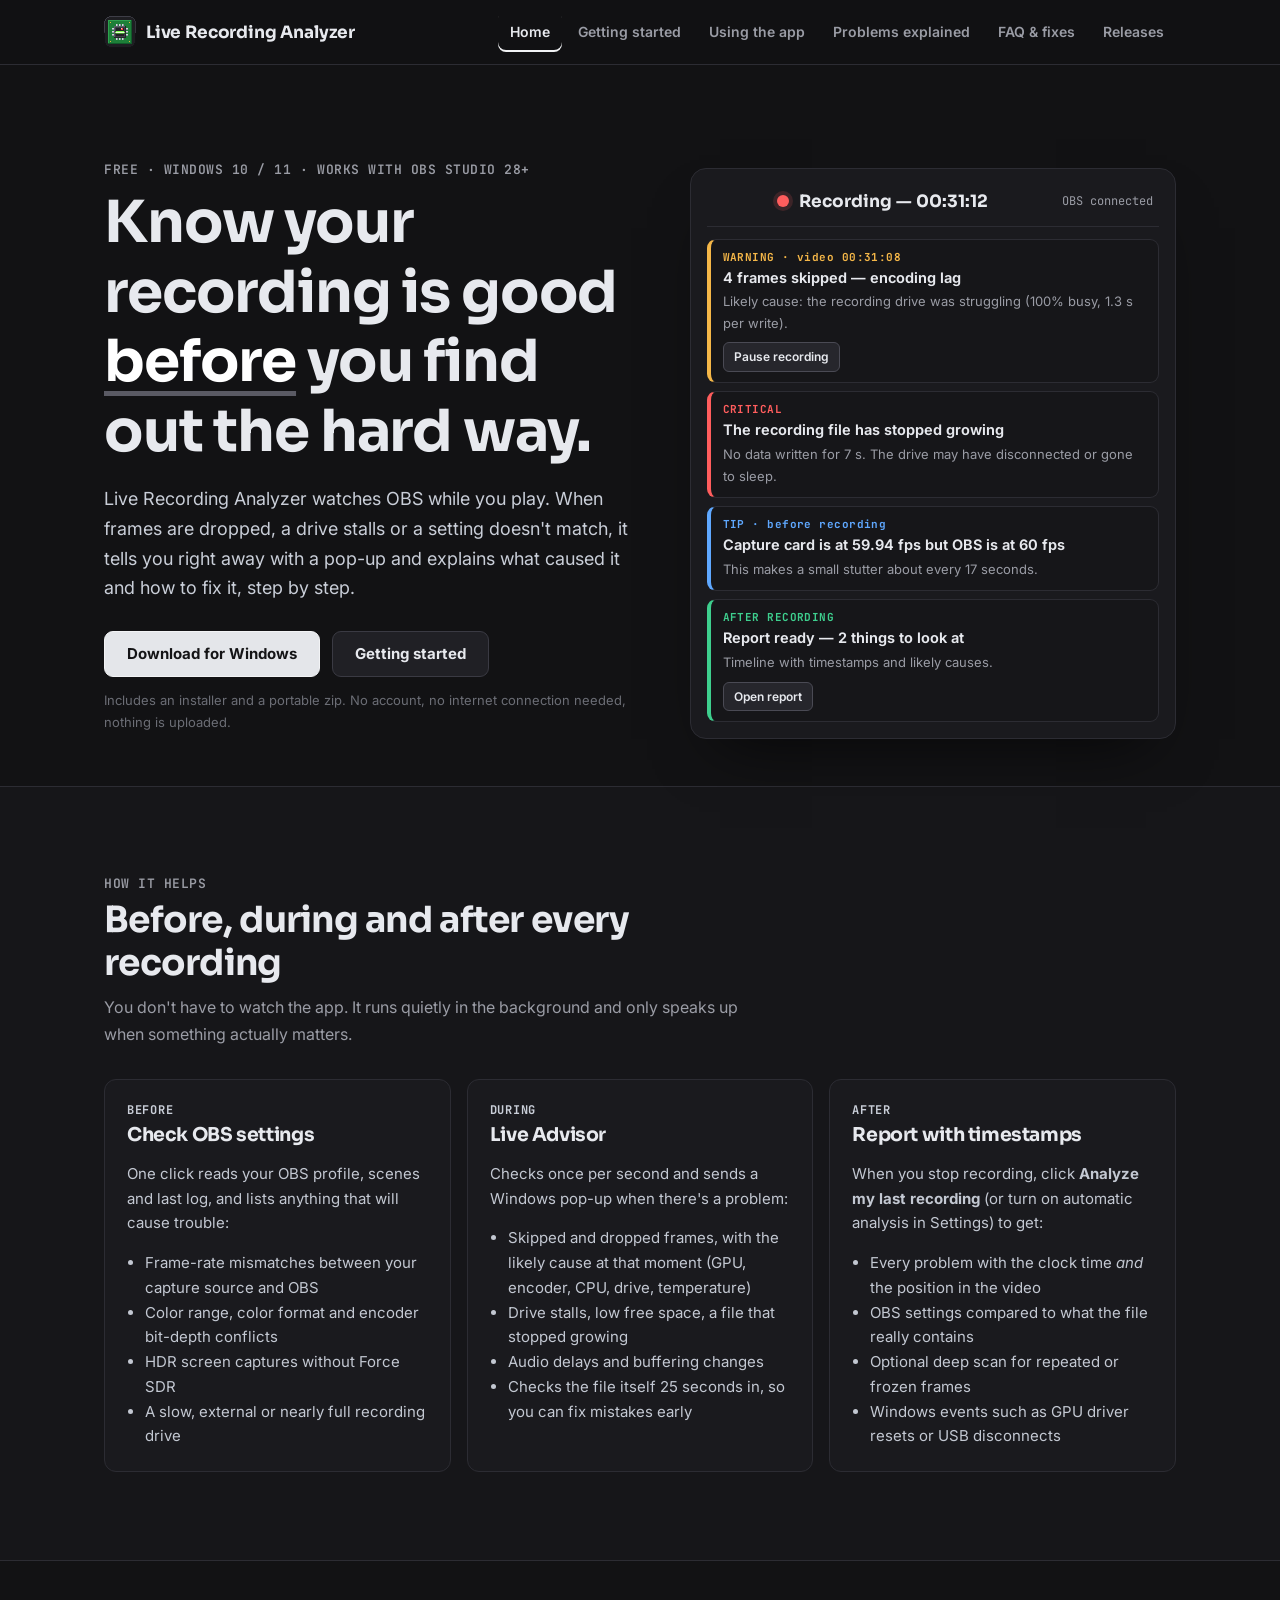
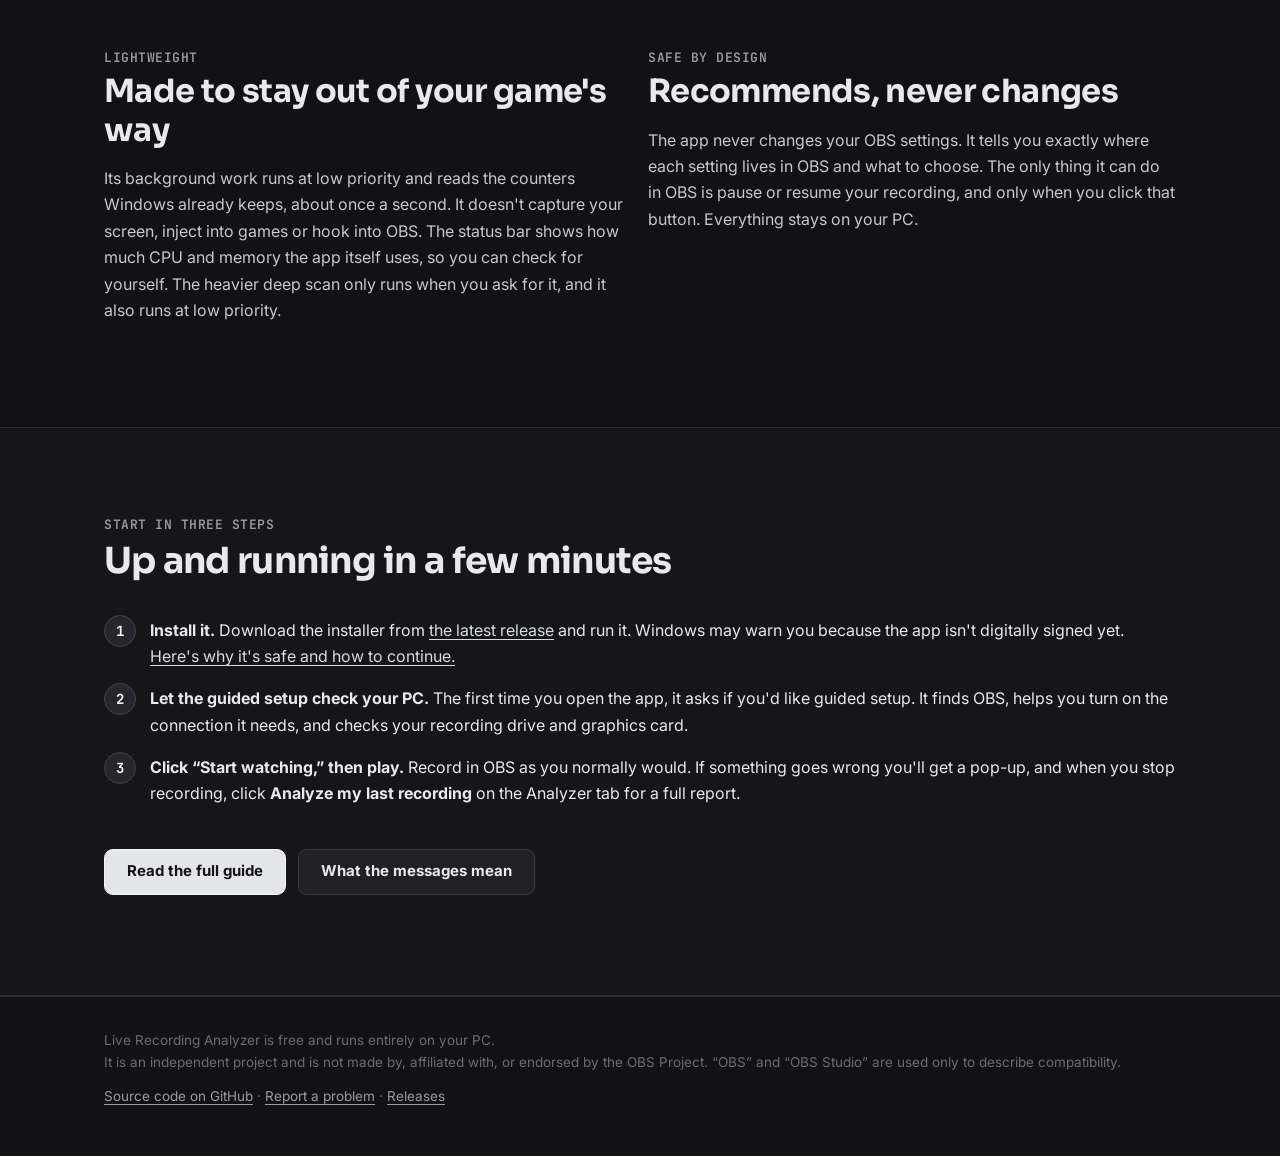
<file: docs/index.html>
<!doctype html>
<html lang="en"><head>
<meta charset="utf-8"><meta name="viewport" content="width=device-width,initial-scale=1">
<title>Live Recording Analyzer — catches recording problems while you play</title>
<meta name="description" content="A free Windows app that watches OBS Studio while you record and tells you, in plain language, what went wrong and how to fix it — before, during and after recording.">
<meta property="og:title" content="Live Recording Analyzer — catches recording problems while you play"><meta property="og:description" content="A free Windows app that watches OBS Studio while you record and tells you, in plain language, what went wrong and how to fix it — before, during and after recording.">
<meta property="og:image" content="https://bloodrive65.github.io/live-recording-analyzer/assets/logo-512.png">
<link rel="icon" href="assets/logo.svg" type="image/svg+xml"><link rel="icon" href="assets/favicon-32.png" sizes="32x32">
<link rel="apple-touch-icon" href="assets/apple-touch-icon.png">
<link rel="preconnect" href="https://fonts.googleapis.com"><link rel="preconnect" href="https://fonts.gstatic.com" crossorigin>
<link href="https://fonts.googleapis.com/css2?family=Inter:wght@400;500;600;700&family=JetBrains+Mono:wght@500;700&family=Sora:wght@600;700&display=swap" rel="stylesheet">
<link rel="stylesheet" href="assets/site.css">
</head><body>
<a class="skip" href="#main">Skip to content</a>
<header class="top"><div class="wrap">
<a class="brand" href="index.html"><img src="assets/favicon-32.png" srcset="assets/favicon-32.png 1x, assets/logo-64.png 2x, assets/logo-512.png 4x" alt="" width="32" height="32">Live Recording Analyzer</a>
<button class="menu-btn" aria-label="Menu" aria-expanded="false" aria-controls="nav">&#9776;</button>
<nav class="nav" id="nav" aria-label="Main"><a href="index.html" aria-current=page>Home</a><a href="getting-started.html">Getting started</a><a href="using-the-app.html">Using the app</a><a href="problems-explained.html">Problems explained</a><a href="faq.html">FAQ & fixes</a><a href="releases.html">Releases</a></nav>
</div></header>
<main id="main">
<section class="hero"><div class="wrap">
<div>
<div class="eyebrow">Free · Windows 10 / 11 · Works with OBS Studio 28+</div>
<h1>Know your recording is good <em>before</em> you find out the hard way.</h1>
<p class="lead">Live Recording Analyzer watches OBS while you play. When frames are dropped, a drive stalls or a setting doesn't match, it tells you right away with a pop-up and explains what caused it and how to fix it, step by step.</p>
<div class="cta">
<a class="btn primary" href="https://github.com/bloodrive65/live-recording-analyzer/releases/latest">Download for Windows</a>
<a class="btn" href="getting-started.html">Getting started</a>
</div>
<p class="fine">Includes an installer and a portable zip. No account, no internet connection needed, nothing is uploaded.</p>
</div>
<div class="mock" role="img" aria-label="Example of the Advisor message feed during a recording">
<div class="mock-bar"><span class="dot"></span><b>Recording — 00:31:12</b><span>OBS connected</span></div>
<div class="msg c-warn"><div class="k">WARNING · video 00:31:08</div><div class="t">4 frames skipped — encoding lag</div><div class="b">Likely cause: the recording drive was struggling (100% busy, 1.3 s per write).</div><span class="act">Pause recording</span></div>
<div class="msg c-bad"><div class="k">CRITICAL</div><div class="t">The recording file has stopped growing</div><div class="b">No data written for 7 s. The drive may have disconnected or gone to sleep.</div></div>
<div class="msg c-tip"><div class="k">TIP · before recording</div><div class="t">Capture card is at 59.94 fps but OBS is at 60 fps</div><div class="b">This makes a small stutter about every 17 seconds.</div></div>
<div class="msg c-ok"><div class="k">AFTER RECORDING</div><div class="t">Report ready — 2 things to look at</div><div class="b">Timeline with timestamps and likely causes.</div><span class="act">Open report</span></div>
</div>
</div></section>

<section class="alt"><div class="wrap">
<div class="sec-h"><div class="eyebrow">How it helps</div><h2>Before, during and after every recording</h2>
<p>You don't have to watch the app. It runs quietly in the background and only speaks up when something actually matters.</p></div>
<div class="grid3">
<div class="card"><div class="phase">BEFORE</div><h3>Check OBS settings</h3>
<p>One click reads your OBS profile, scenes and last log, and lists anything that will cause trouble:</p>
<ul><li>Frame-rate mismatches between your capture source and OBS</li><li>Color range, color format and encoder bit-depth conflicts</li><li>HDR screen captures without Force SDR</li><li>A slow, external or nearly full recording drive</li></ul></div>
<div class="card"><div class="phase">DURING</div><h3>Live Advisor</h3>
<p>Checks once per second and sends a Windows pop-up when there's a problem:</p>
<ul><li>Skipped and dropped frames, with the likely cause at that moment (GPU, encoder, CPU, drive, temperature)</li><li>Drive stalls, low free space, a file that stopped growing</li><li>Audio delays and buffering changes</li><li>Checks the file itself 25 seconds in, so you can fix mistakes early</li></ul></div>
<div class="card"><div class="phase">AFTER</div><h3>Report with timestamps</h3>
<p>When you stop recording, click <b>Analyze my last recording</b> (or turn on automatic analysis in Settings) to get:</p>
<ul><li>Every problem with the clock time <em>and</em> the position in the video</li><li>OBS settings compared to what the file really contains</li><li>Optional deep scan for repeated or frozen frames</li><li>Windows events such as GPU driver resets or USB disconnects</li></ul></div>
</div>
</div></section>

<section><div class="wrap grid2">
<div><div class="eyebrow">Lightweight</div><h2 style="font-size:clamp(24px,3vw,32px);margin:6px 0 10px">Made to stay out of your game's way</h2>
<p style="color:#c6c8ce">Its background work runs at low priority and reads the counters Windows already keeps, about once a second. It doesn't capture your screen, inject into games or hook into OBS. The status bar shows how much CPU and memory the app itself uses, so you can check for yourself. The heavier deep scan only runs when you ask for it, and it also runs at low priority.</p></div>
<div><div class="eyebrow">Safe by design</div><h2 style="font-size:clamp(24px,3vw,32px);margin:6px 0 10px">Recommends, never changes</h2>
<p style="color:#c6c8ce">The app never changes your OBS settings. It tells you exactly where each setting lives in OBS and what to choose. The only thing it can do in OBS is pause or resume your recording, and only when you click that button. Everything stays on your PC.</p></div>
</div></section>

<section class="alt"><div class="wrap">
<div class="sec-h"><div class="eyebrow">Start in three steps</div><h2>Up and running in a few minutes</h2></div>
<ol class="steps">
<li><b>Install it.</b> Download the installer from <a href="https://github.com/bloodrive65/live-recording-analyzer/releases/latest">the latest release</a> and run it. Windows may warn you because the app isn't digitally signed yet. <a href="faq.html#smartscreen">Here's why it's safe and how to continue.</a></li>
<li><b>Let the guided setup check your PC.</b> The first time you open the app, it asks if you'd like guided setup. It finds OBS, helps you turn on the connection it needs, and checks your recording drive and graphics card.</li>
<li><b>Click “Start watching,” then play.</b> Record in OBS as you normally would. If something goes wrong you'll get a pop-up, and when you stop recording, click <b>Analyze my last recording</b> on the Analyzer tab for a full report.</li>
</ol>
<div class="cta"><a class="btn primary" href="getting-started.html">Read the full guide</a><a class="btn" href="problems-explained.html">What the messages mean</a></div>
</div></section>
</main>
<footer><div class="wrap">
<div>Live Recording Analyzer is free and runs entirely on your PC.<br>It is an independent project and is not made by, affiliated with, or endorsed by the OBS Project. “OBS” and “OBS Studio” are used only to describe compatibility.</div>
<div><a href="https://github.com/bloodrive65/live-recording-analyzer">Source code on GitHub</a> · <a href="https://github.com/bloodrive65/live-recording-analyzer/issues">Report a problem</a> · <a href="releases.html">Releases</a></div>
</div></footer>
<script src="assets/site.js" defer></script>
</body></html>
</file>
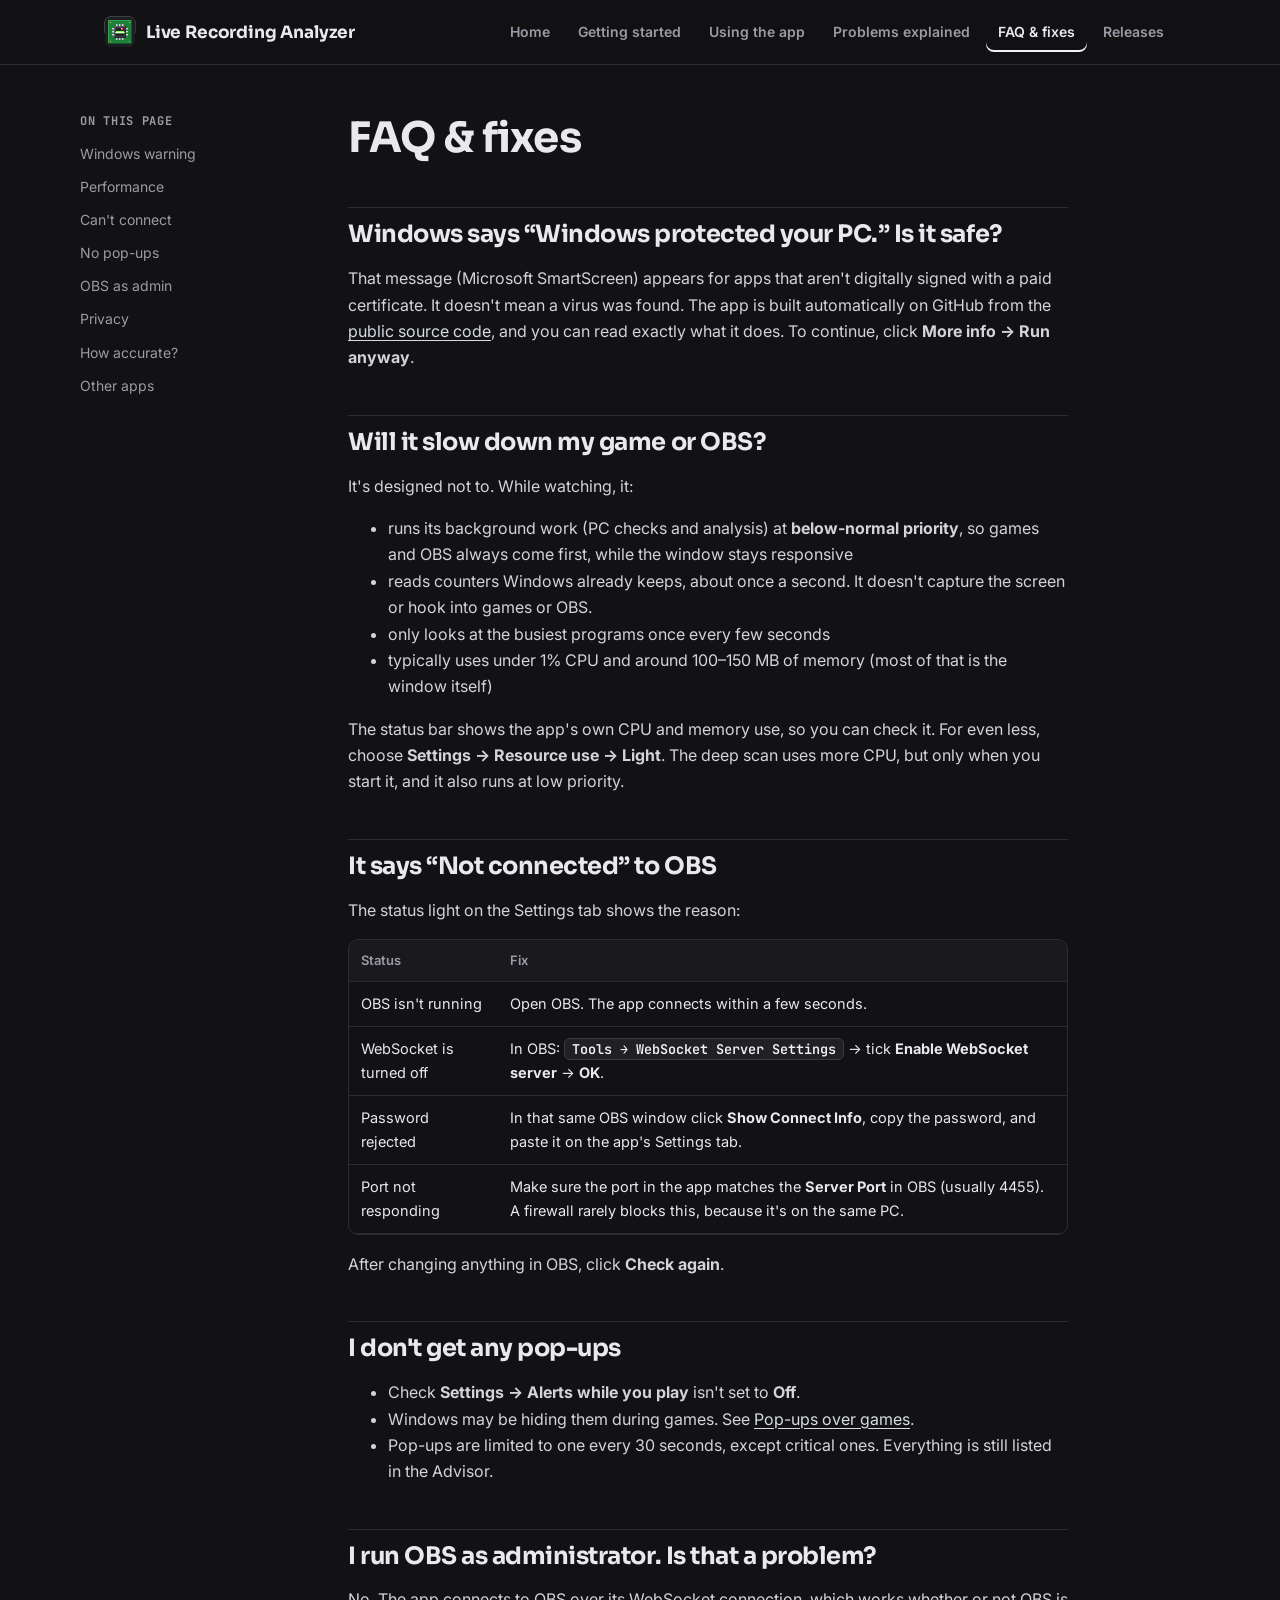
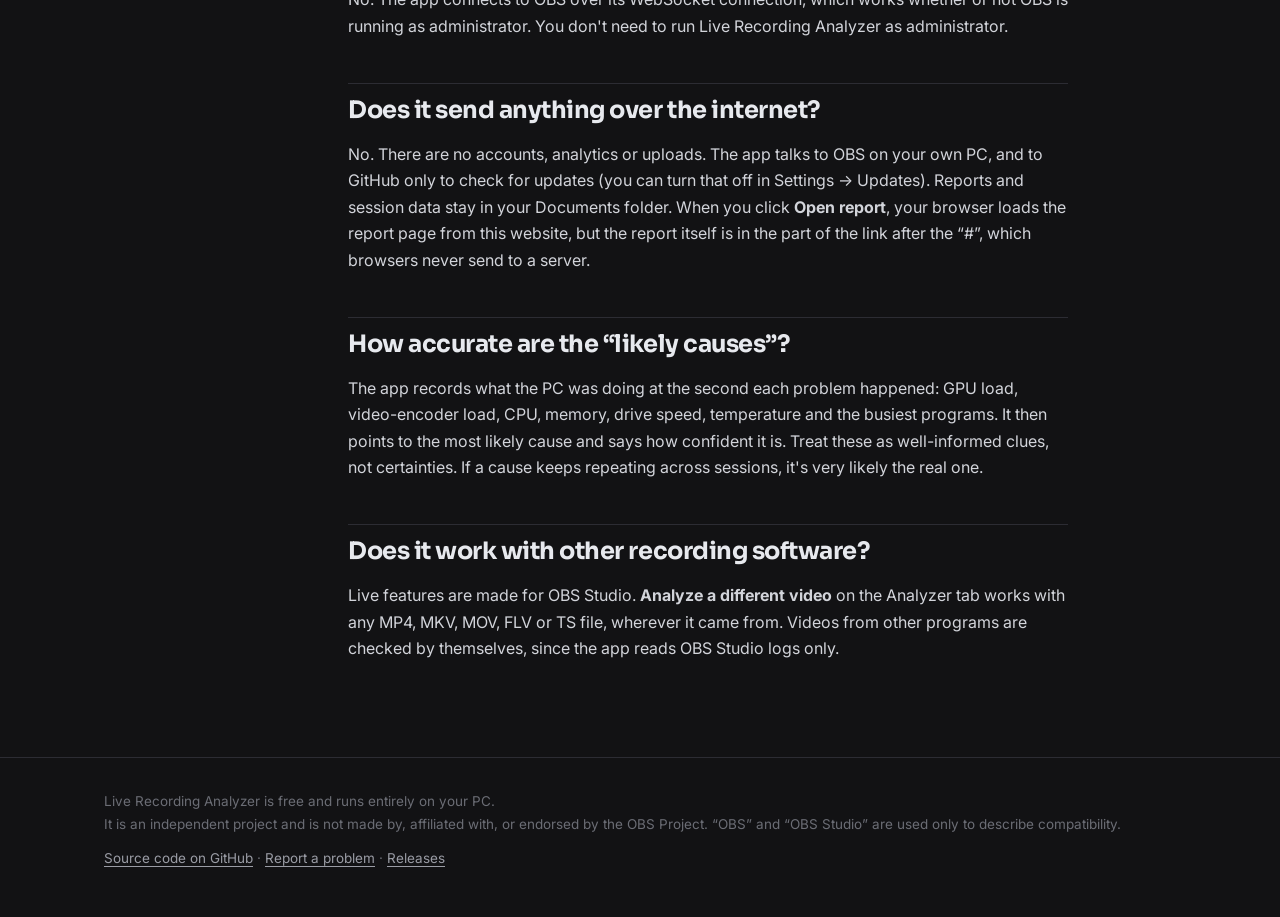
<file: docs/faq.html>
<!doctype html>
<html lang="en"><head>
<meta charset="utf-8"><meta name="viewport" content="width=device-width,initial-scale=1">
<title>FAQ &amp; fixes · Live Recording Analyzer</title>
<meta name="description" content="Common questions about Live Recording Analyzer: safety, performance, connecting to OBS and notifications.">
<meta property="og:title" content="FAQ &amp; fixes · Live Recording Analyzer"><meta property="og:description" content="Common questions about Live Recording Analyzer: safety, performance, connecting to OBS and notifications.">
<meta property="og:image" content="https://bloodrive65.github.io/live-recording-analyzer/assets/logo-512.png">
<link rel="icon" href="assets/logo.svg" type="image/svg+xml"><link rel="icon" href="assets/favicon-32.png" sizes="32x32">
<link rel="apple-touch-icon" href="assets/apple-touch-icon.png">
<link rel="preconnect" href="https://fonts.googleapis.com"><link rel="preconnect" href="https://fonts.gstatic.com" crossorigin>
<link href="https://fonts.googleapis.com/css2?family=Inter:wght@400;500;600;700&family=JetBrains+Mono:wght@500;700&family=Sora:wght@600;700&display=swap" rel="stylesheet">
<link rel="stylesheet" href="assets/site.css">
</head><body>
<a class="skip" href="#main">Skip to content</a>
<header class="top"><div class="wrap">
<a class="brand" href="index.html"><img src="assets/favicon-32.png" srcset="assets/favicon-32.png 1x, assets/logo-64.png 2x, assets/logo-512.png 4x" alt="" width="32" height="32">Live Recording Analyzer</a>
<button class="menu-btn" aria-label="Menu" aria-expanded="false" aria-controls="nav">&#9776;</button>
<nav class="nav" id="nav" aria-label="Main"><a href="index.html">Home</a><a href="getting-started.html">Getting started</a><a href="using-the-app.html">Using the app</a><a href="problems-explained.html">Problems explained</a><a href="faq.html" aria-current=page>FAQ & fixes</a><a href="releases.html">Releases</a></nav>
</div></header>
<main id="main"><div class="wrap page"><aside class="toc" aria-label="On this page"><b>ON THIS PAGE</b><a href="#smartscreen">Windows warning</a><a href="#light">Performance</a><a href="#connect">Can't connect</a><a href="#popups">No pop-ups</a><a href="#admin">OBS as admin</a><a href="#privacy">Privacy</a><a href="#accuracy">How accurate?</a><a href="#other">Other apps</a></aside><article class="doc">
<h1>FAQ &amp; fixes</h1>

<h2 id="smartscreen">Windows says “Windows protected your PC.” Is it safe?</h2>
<p>That message (Microsoft SmartScreen) appears for apps that aren't digitally signed with a paid certificate. It doesn't mean a virus was found. The app is built automatically on GitHub from the <a href="https://github.com/bloodrive65/live-recording-analyzer">public source code</a>, and you can read exactly what it does. To continue, click <b>More info → Run anyway</b>.</p>

<h2 id="light">Will it slow down my game or OBS?</h2>
<p>It's designed not to. While watching, it:</p>
<ul>
<li>runs its background work (PC checks and analysis) at <b>below-normal priority</b>, so games and OBS always come first, while the window stays responsive</li>
<li>reads counters Windows already keeps, about once a second. It doesn't capture the screen or hook into games or OBS.</li>
<li>only looks at the busiest programs once every few seconds</li>
<li>typically uses under 1% CPU and around 100–150 MB of memory (most of that is the window itself)</li>
</ul>
<p>The status bar shows the app's own CPU and memory use, so you can check it. For even less, choose <b>Settings → Resource use → Light</b>. The deep scan uses more CPU, but only when you start it, and it also runs at low priority.</p>

<h2 id="connect">It says “Not connected” to OBS</h2>
<p>The status light on the Settings tab shows the reason:</p>
<div class="table-wrap"><table>
<tr><th>Status</th><th>Fix</th></tr>
<tr><td>OBS isn't running</td><td>Open OBS. The app connects within a few seconds.</td></tr>
<tr><td>WebSocket is turned off</td><td>In OBS: <span class="path">Tools → WebSocket Server Settings</span> → tick <b>Enable WebSocket server</b> → <b>OK</b>.</td></tr>
<tr><td>Password rejected</td><td>In that same OBS window click <b>Show Connect Info</b>, copy the password, and paste it on the app's Settings tab.</td></tr>
<tr><td>Port not responding</td><td>Make sure the port in the app matches the <b>Server Port</b> in OBS (usually 4455). A firewall rarely blocks this, because it's on the same PC.</td></tr>
</table></div>
<p>After changing anything in OBS, click <b>Check again</b>.</p>

<h2 id="popups">I don't get any pop-ups</h2>
<ul>
<li>Check <b>Settings → Alerts while you play</b> isn't set to <b>Off</b>.</li>
<li>Windows may be hiding them during games. See <a href="getting-started.html#popups">Pop-ups over games</a>.</li>
<li>Pop-ups are limited to one every 30 seconds, except critical ones. Everything is still listed in the Advisor.</li>
</ul>

<h2 id="admin">I run OBS as administrator. Is that a problem?</h2>
<p>No. The app connects to OBS over its WebSocket connection, which works whether or not OBS is running as administrator. You don't need to run Live Recording Analyzer as administrator.</p>

<h2 id="privacy">Does it send anything over the internet?</h2>
<p>No. There are no accounts, analytics or uploads. The app talks to OBS on your own PC, and to GitHub only to check for updates (you can turn that off in Settings → Updates). Reports and session data stay in your Documents folder. When you click <b>Open report</b>, your browser loads the report page from this website, but the report itself is in the part of the link after the “#”, which browsers never send to a server.</p>

<h2 id="accuracy">How accurate are the “likely causes”?</h2>
<p>The app records what the PC was doing at the second each problem happened: GPU load, video-encoder load, CPU, memory, drive speed, temperature and the busiest programs. It then points to the most likely cause and says how confident it is. Treat these as well-informed clues, not certainties. If a cause keeps repeating across sessions, it's very likely the real one.</p>

<h2 id="other">Does it work with other recording software?</h2>
<p>Live features are made for OBS Studio. <b>Analyze a different video</b> on the Analyzer tab works with any MP4, MKV, MOV, FLV or TS file, wherever it came from. Videos from other programs are checked by themselves, since the app reads OBS Studio logs only.</p>
</article></div></main>
<footer><div class="wrap">
<div>Live Recording Analyzer is free and runs entirely on your PC.<br>It is an independent project and is not made by, affiliated with, or endorsed by the OBS Project. “OBS” and “OBS Studio” are used only to describe compatibility.</div>
<div><a href="https://github.com/bloodrive65/live-recording-analyzer">Source code on GitHub</a> · <a href="https://github.com/bloodrive65/live-recording-analyzer/issues">Report a problem</a> · <a href="releases.html">Releases</a></div>
</div></footer>
<script src="assets/site.js" defer></script>
</body></html>
</file>
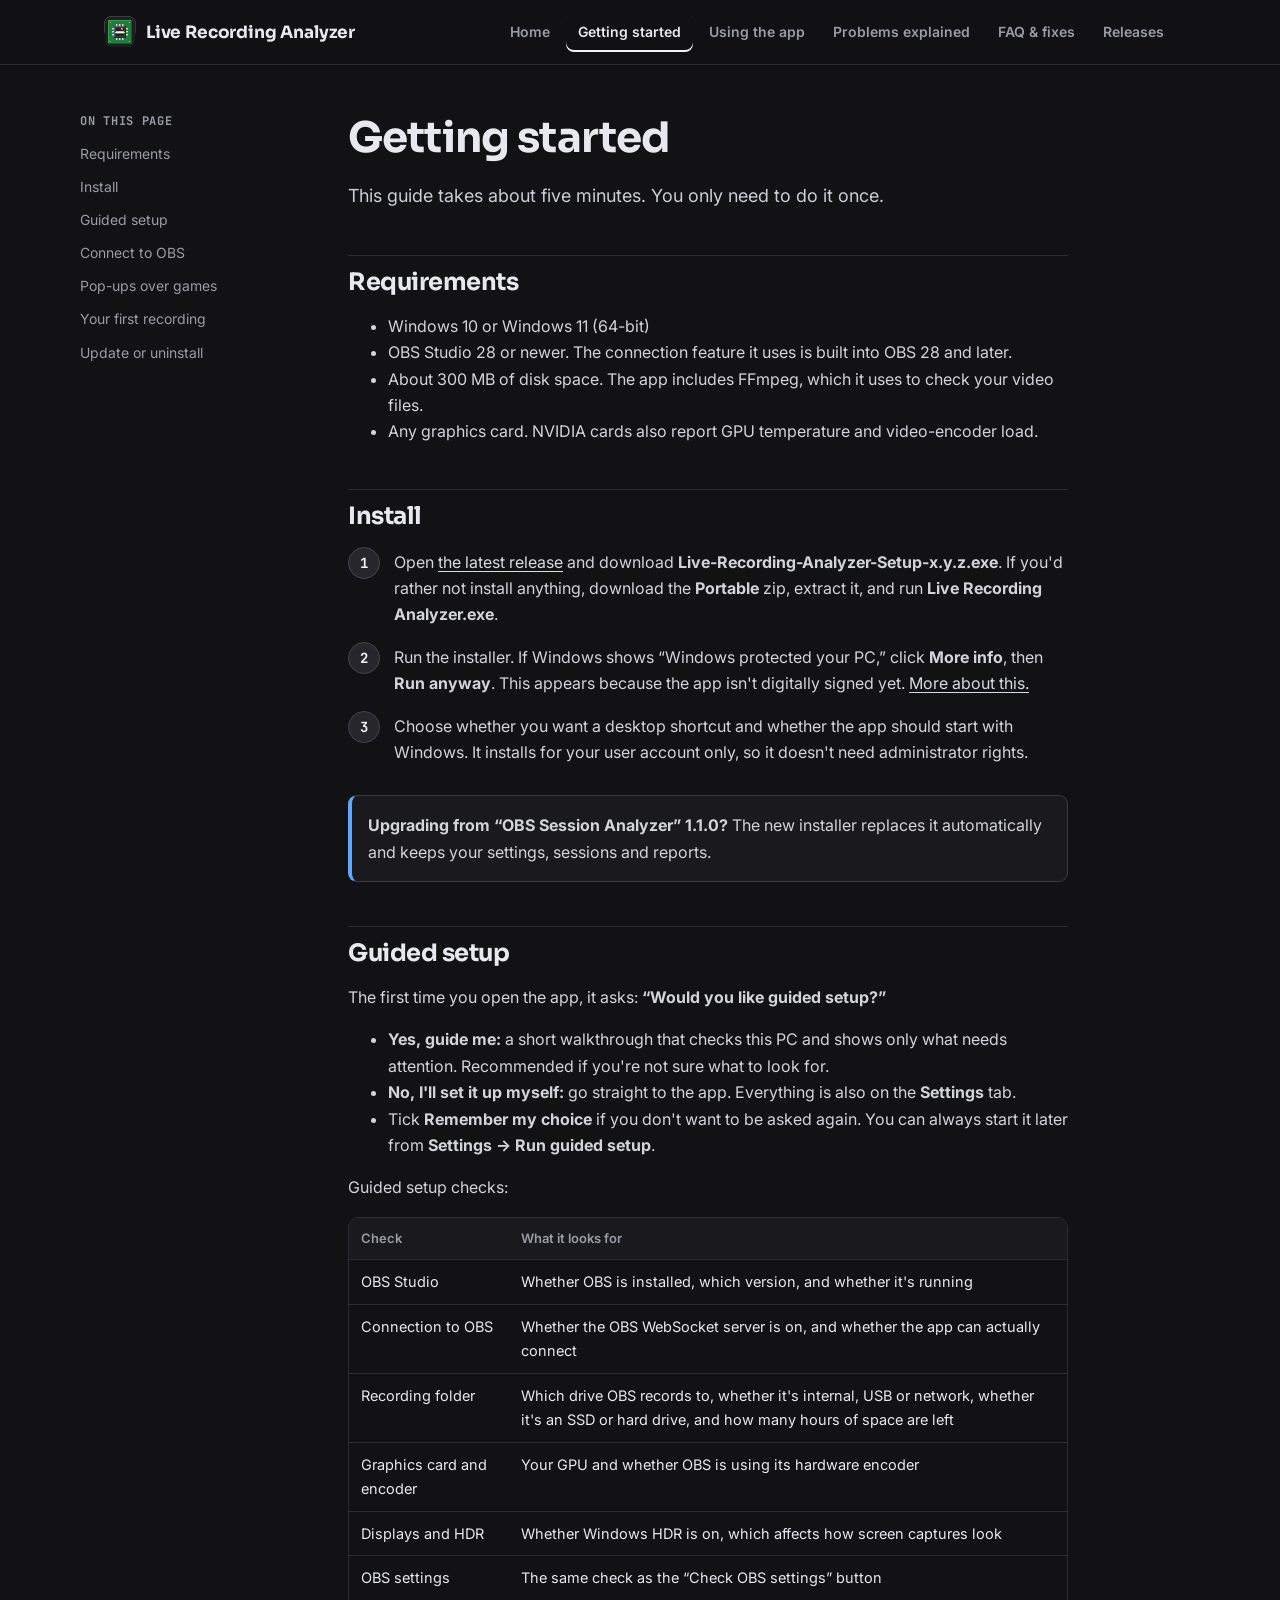
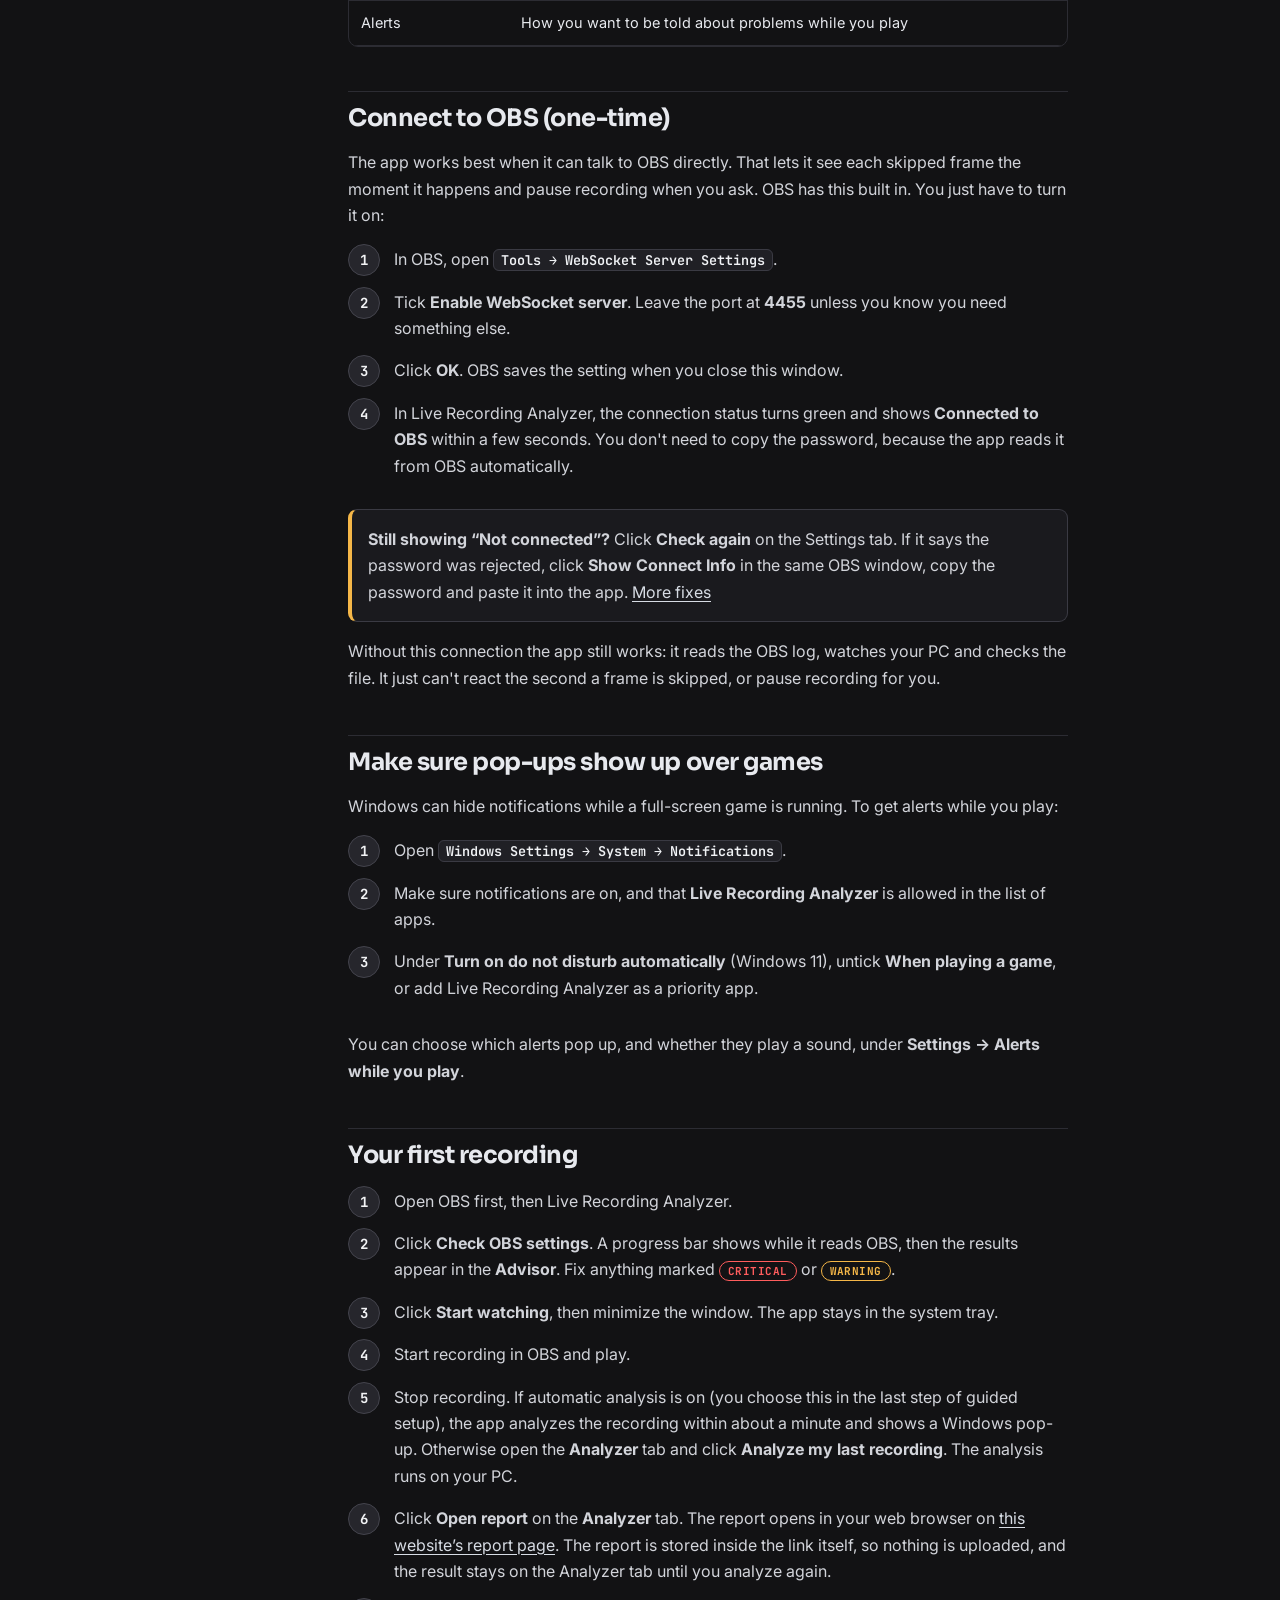
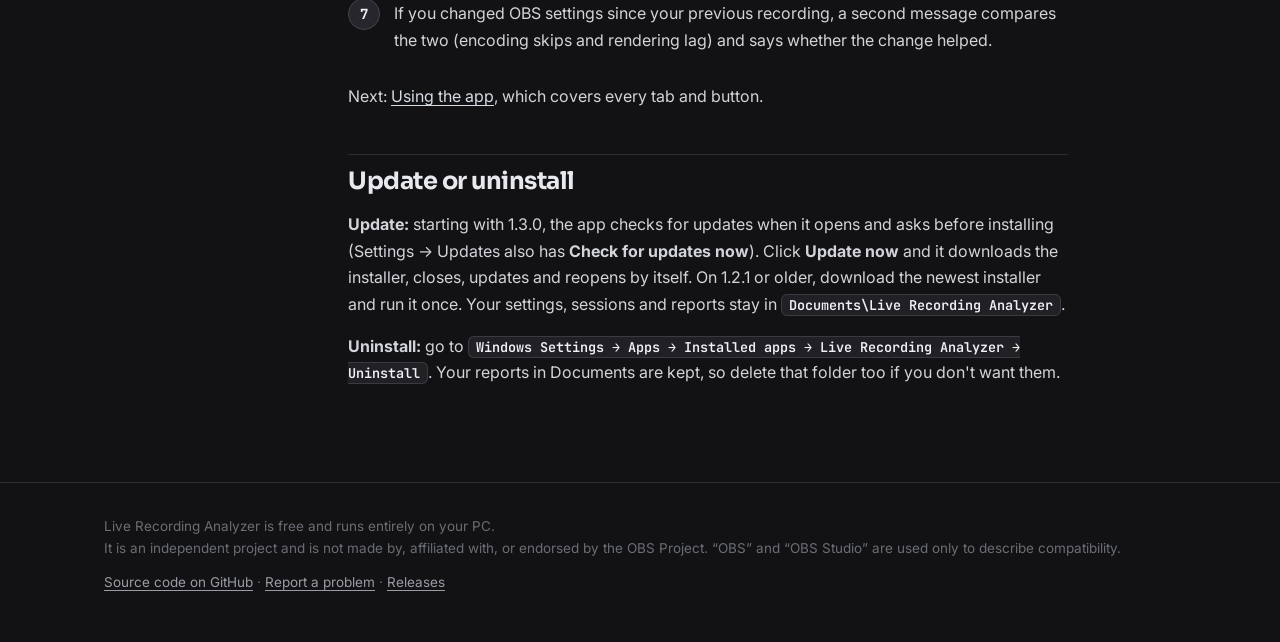
<file: docs/getting-started.html>
<!doctype html>
<html lang="en"><head>
<meta charset="utf-8"><meta name="viewport" content="width=device-width,initial-scale=1">
<title>Getting started · Live Recording Analyzer</title>
<meta name="description" content="Install Live Recording Analyzer, run guided setup and connect it to OBS Studio.">
<meta property="og:title" content="Getting started · Live Recording Analyzer"><meta property="og:description" content="Install Live Recording Analyzer, run guided setup and connect it to OBS Studio.">
<meta property="og:image" content="https://bloodrive65.github.io/live-recording-analyzer/assets/logo-512.png">
<link rel="icon" href="assets/logo.svg" type="image/svg+xml"><link rel="icon" href="assets/favicon-32.png" sizes="32x32">
<link rel="apple-touch-icon" href="assets/apple-touch-icon.png">
<link rel="preconnect" href="https://fonts.googleapis.com"><link rel="preconnect" href="https://fonts.gstatic.com" crossorigin>
<link href="https://fonts.googleapis.com/css2?family=Inter:wght@400;500;600;700&family=JetBrains+Mono:wght@500;700&family=Sora:wght@600;700&display=swap" rel="stylesheet">
<link rel="stylesheet" href="assets/site.css">
</head><body>
<a class="skip" href="#main">Skip to content</a>
<header class="top"><div class="wrap">
<a class="brand" href="index.html"><img src="assets/favicon-32.png" srcset="assets/favicon-32.png 1x, assets/logo-64.png 2x, assets/logo-512.png 4x" alt="" width="32" height="32">Live Recording Analyzer</a>
<button class="menu-btn" aria-label="Menu" aria-expanded="false" aria-controls="nav">&#9776;</button>
<nav class="nav" id="nav" aria-label="Main"><a href="index.html">Home</a><a href="getting-started.html" aria-current=page>Getting started</a><a href="using-the-app.html">Using the app</a><a href="problems-explained.html">Problems explained</a><a href="faq.html">FAQ & fixes</a><a href="releases.html">Releases</a></nav>
</div></header>
<main id="main"><div class="wrap page"><aside class="toc" aria-label="On this page"><b>ON THIS PAGE</b><a href="#requirements">Requirements</a><a href="#install">Install</a><a href="#guided">Guided setup</a><a href="#websocket">Connect to OBS</a><a href="#popups">Pop-ups over games</a><a href="#first">Your first recording</a><a href="#uninstall">Update or uninstall</a></aside><article class="doc">
<h1>Getting started</h1>
<p class="intro">This guide takes about five minutes. You only need to do it once.</p>

<h2 id="requirements">Requirements</h2>
<ul>
<li>Windows 10 or Windows 11 (64-bit)</li>
<li>OBS Studio 28 or newer. The connection feature it uses is built into OBS 28 and later.</li>
<li>About 300 MB of disk space. The app includes FFmpeg, which it uses to check your video files.</li>
<li>Any graphics card. NVIDIA cards also report GPU temperature and video-encoder load.</li>
</ul>

<h2 id="install">Install</h2>
<ol class="steps">
<li>Open <a href="https://github.com/bloodrive65/live-recording-analyzer/releases/latest">the latest release</a> and download <b>Live-Recording-Analyzer-Setup-x.y.z.exe</b>. If you'd rather not install anything, download the <b>Portable</b> zip, extract it, and run <b>Live Recording Analyzer.exe</b>.</li>
<li>Run the installer. If Windows shows “Windows protected your PC,” click <b>More info</b>, then <b>Run anyway</b>. This appears because the app isn't digitally signed yet. <a href="faq.html#smartscreen">More about this.</a></li>
<li>Choose whether you want a desktop shortcut and whether the app should start with Windows. It installs for your user account only, so it doesn't need administrator rights.</li>
</ol>
<div class="note"><p><b>Upgrading from “OBS Session Analyzer” 1.1.0?</b> The new installer replaces it automatically and keeps your settings, sessions and reports.</p></div>

<h2 id="guided">Guided setup</h2>
<p>The first time you open the app, it asks: <b>“Would you like guided setup?”</b></p>
<ul>
<li><b>Yes, guide me:</b> a short walkthrough that checks this PC and shows only what needs attention. Recommended if you're not sure what to look for.</li>
<li><b>No, I'll set it up myself:</b> go straight to the app. Everything is also on the <b>Settings</b> tab.</li>
<li>Tick <b>Remember my choice</b> if you don't want to be asked again. You can always start it later from <b>Settings → Run guided setup</b>.</li>
</ul>
<p>Guided setup checks:</p>
<div class="table-wrap"><table>
<tr><th>Check</th><th>What it looks for</th></tr>
<tr><td>OBS Studio</td><td>Whether OBS is installed, which version, and whether it's running</td></tr>
<tr><td>Connection to OBS</td><td>Whether the OBS WebSocket server is on, and whether the app can actually connect</td></tr>
<tr><td>Recording folder</td><td>Which drive OBS records to, whether it's internal, USB or network, whether it's an SSD or hard drive, and how many hours of space are left</td></tr>
<tr><td>Graphics card and encoder</td><td>Your GPU and whether OBS is using its hardware encoder</td></tr>
<tr><td>Displays and HDR</td><td>Whether Windows HDR is on, which affects how screen captures look</td></tr>
<tr><td>OBS settings</td><td>The same check as the “Check OBS settings” button</td></tr>
<tr><td>Alerts</td><td>How you want to be told about problems while you play</td></tr>
</table></div>

<h2 id="websocket">Connect to OBS (one-time)</h2>
<p>The app works best when it can talk to OBS directly. That lets it see each skipped frame the moment it happens and pause recording when you ask. OBS has this built in. You just have to turn it on:</p>
<ol class="steps">
<li>In OBS, open <span class="path">Tools → WebSocket Server Settings</span>.</li>
<li>Tick <b>Enable WebSocket server</b>. Leave the port at <b>4455</b> unless you know you need something else.</li>
<li>Click <b>OK</b>. OBS saves the setting when you close this window.</li>
<li>In Live Recording Analyzer, the connection status turns green and shows <b>Connected to OBS</b> within a few seconds. You don't need to copy the password, because the app reads it from OBS automatically.</li>
</ol>
<div class="note" style="--c:var(--warn)"><p><b>Still showing “Not connected”?</b> Click <b>Check again</b> on the Settings tab. If it says the password was rejected, click <b>Show Connect Info</b> in the same OBS window, copy the password and paste it into the app. <a href="faq.html#connect">More fixes</a></p></div>
<p>Without this connection the app still works: it reads the OBS log, watches your PC and checks the file. It just can't react the second a frame is skipped, or pause recording for you.</p>

<h2 id="popups">Make sure pop-ups show up over games</h2>
<p>Windows can hide notifications while a full-screen game is running. To get alerts while you play:</p>
<ol class="steps">
<li>Open <span class="path">Windows Settings → System → Notifications</span>.</li>
<li>Make sure notifications are on, and that <b>Live Recording Analyzer</b> is allowed in the list of apps.</li>
<li>Under <b>Turn on do not disturb automatically</b> (Windows 11), untick <b>When playing a game</b>, or add Live Recording Analyzer as a priority app.</li>
</ol>
<p>You can choose which alerts pop up, and whether they play a sound, under <b>Settings → Alerts while you play</b>.</p>

<h2 id="first">Your first recording</h2>
<ol class="steps">
<li>Open OBS first, then Live Recording Analyzer.</li>
<li>Click <b>Check OBS settings</b>. A progress bar shows while it reads OBS, then the results appear in the <b>Advisor</b>. Fix anything marked <span class="pill" style="color:var(--bad)">CRITICAL</span> or <span class="pill" style="color:var(--warn)">WARNING</span>.</li>
<li>Click <b>Start watching</b>, then minimize the window. The app stays in the system tray.</li>
<li>Start recording in OBS and play.</li>
<li>Stop recording. If automatic analysis is on (you choose this in the last step of guided setup), the app analyzes the recording within about a minute and shows a Windows pop-up. Otherwise open the <b>Analyzer</b> tab and click <b>Analyze my last recording</b>. The analysis runs on your PC.</li>
<li>Click <b>Open report</b> on the <b>Analyzer</b> tab. The report opens in your web browser on <a href="report.html">this website’s report page</a>. The report is stored inside the link itself, so nothing is uploaded, and the result stays on the Analyzer tab until you analyze again.</li>
<li>If you changed OBS settings since your previous recording, a second message compares the two (encoding skips and rendering lag) and says whether the change helped.</li>
</ol>
<p>Next: <a href="using-the-app.html">Using the app</a>, which covers every tab and button.</p>

<h2 id="uninstall">Update or uninstall</h2>
<p><b>Update:</b> starting with 1.3.0, the app checks for updates when it opens and asks before installing (Settings → Updates also has <b>Check for updates now</b>). Click <b>Update now</b> and it downloads the installer, closes, updates and reopens by itself. On 1.2.1 or older, download the newest installer and run it once. Your settings, sessions and reports stay in <span class="path">Documents\Live Recording Analyzer</span>.</p>
<p><b>Uninstall:</b> go to <span class="path">Windows Settings → Apps → Installed apps → Live Recording Analyzer → Uninstall</span>. Your reports in Documents are kept, so delete that folder too if you don't want them.</p>
</article></div></main>
<footer><div class="wrap">
<div>Live Recording Analyzer is free and runs entirely on your PC.<br>It is an independent project and is not made by, affiliated with, or endorsed by the OBS Project. “OBS” and “OBS Studio” are used only to describe compatibility.</div>
<div><a href="https://github.com/bloodrive65/live-recording-analyzer">Source code on GitHub</a> · <a href="https://github.com/bloodrive65/live-recording-analyzer/issues">Report a problem</a> · <a href="releases.html">Releases</a></div>
</div></footer>
<script src="assets/site.js" defer></script>
</body></html>
</file>
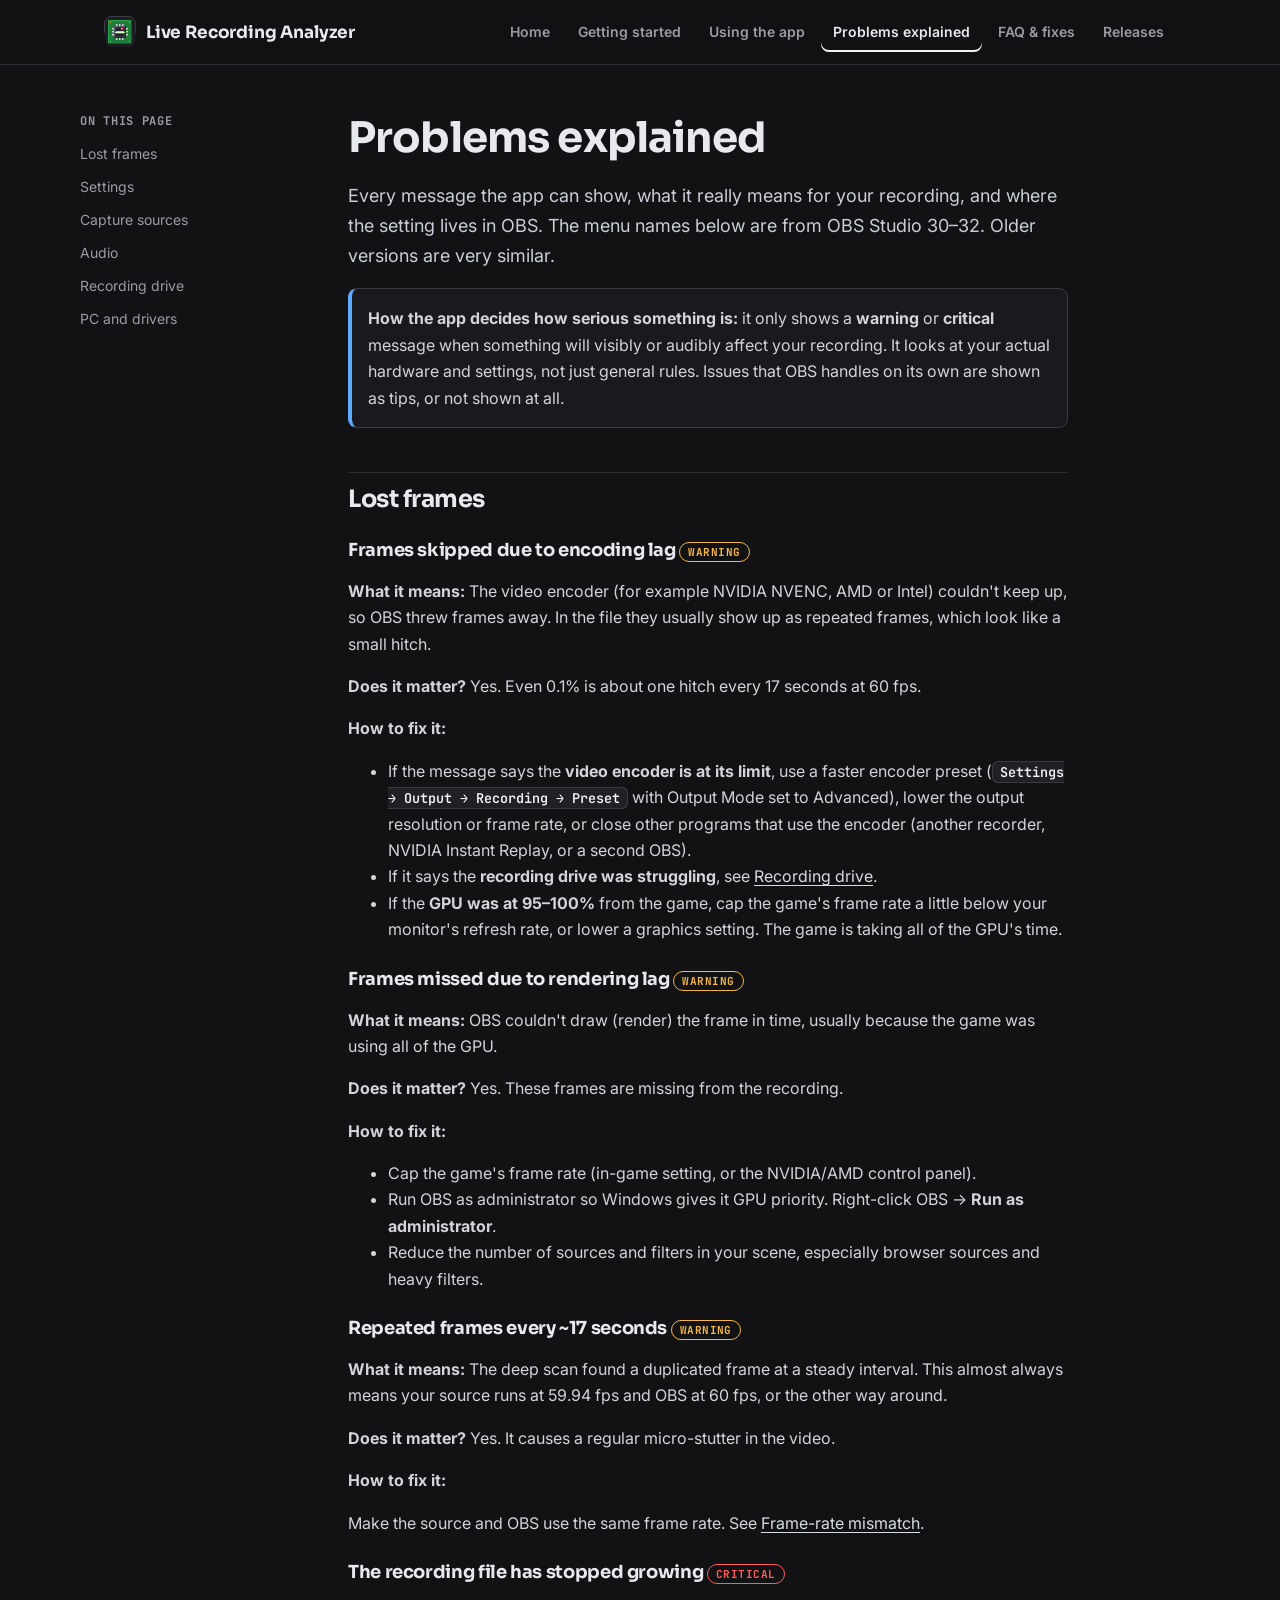
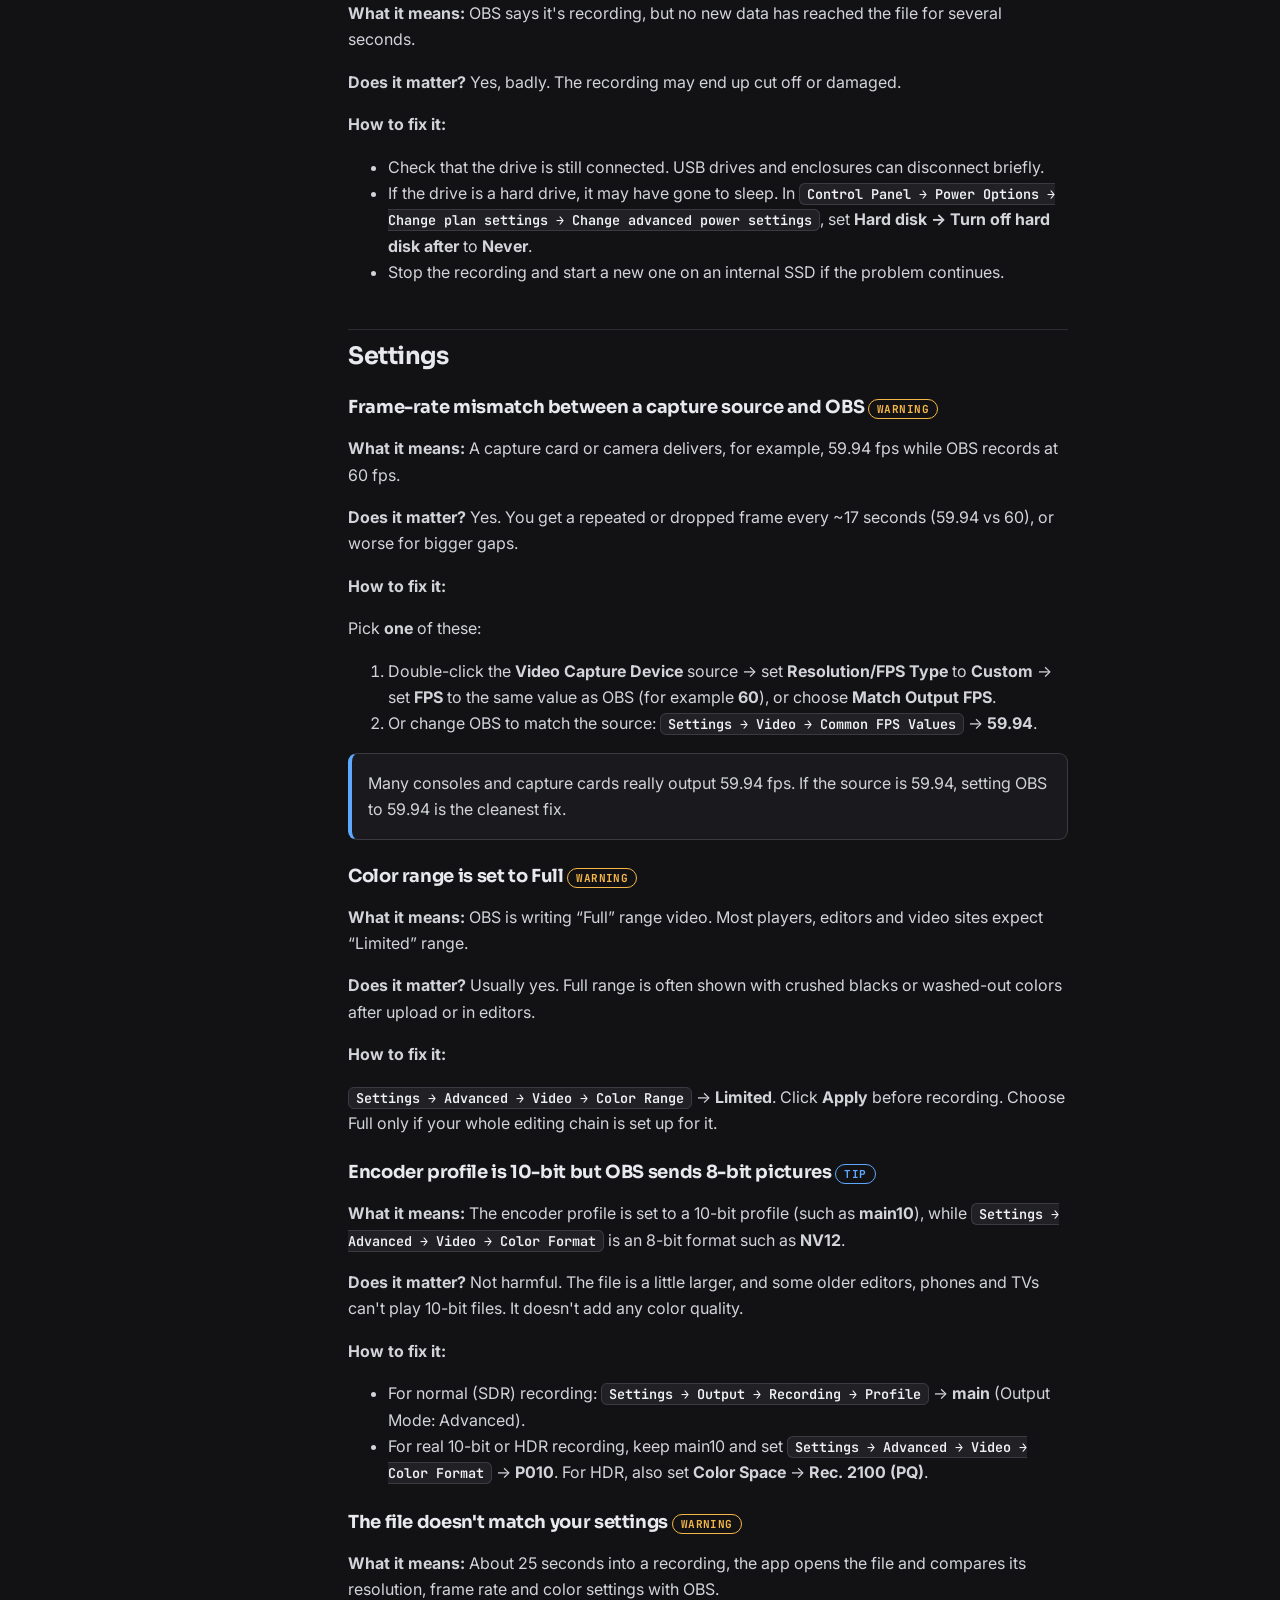
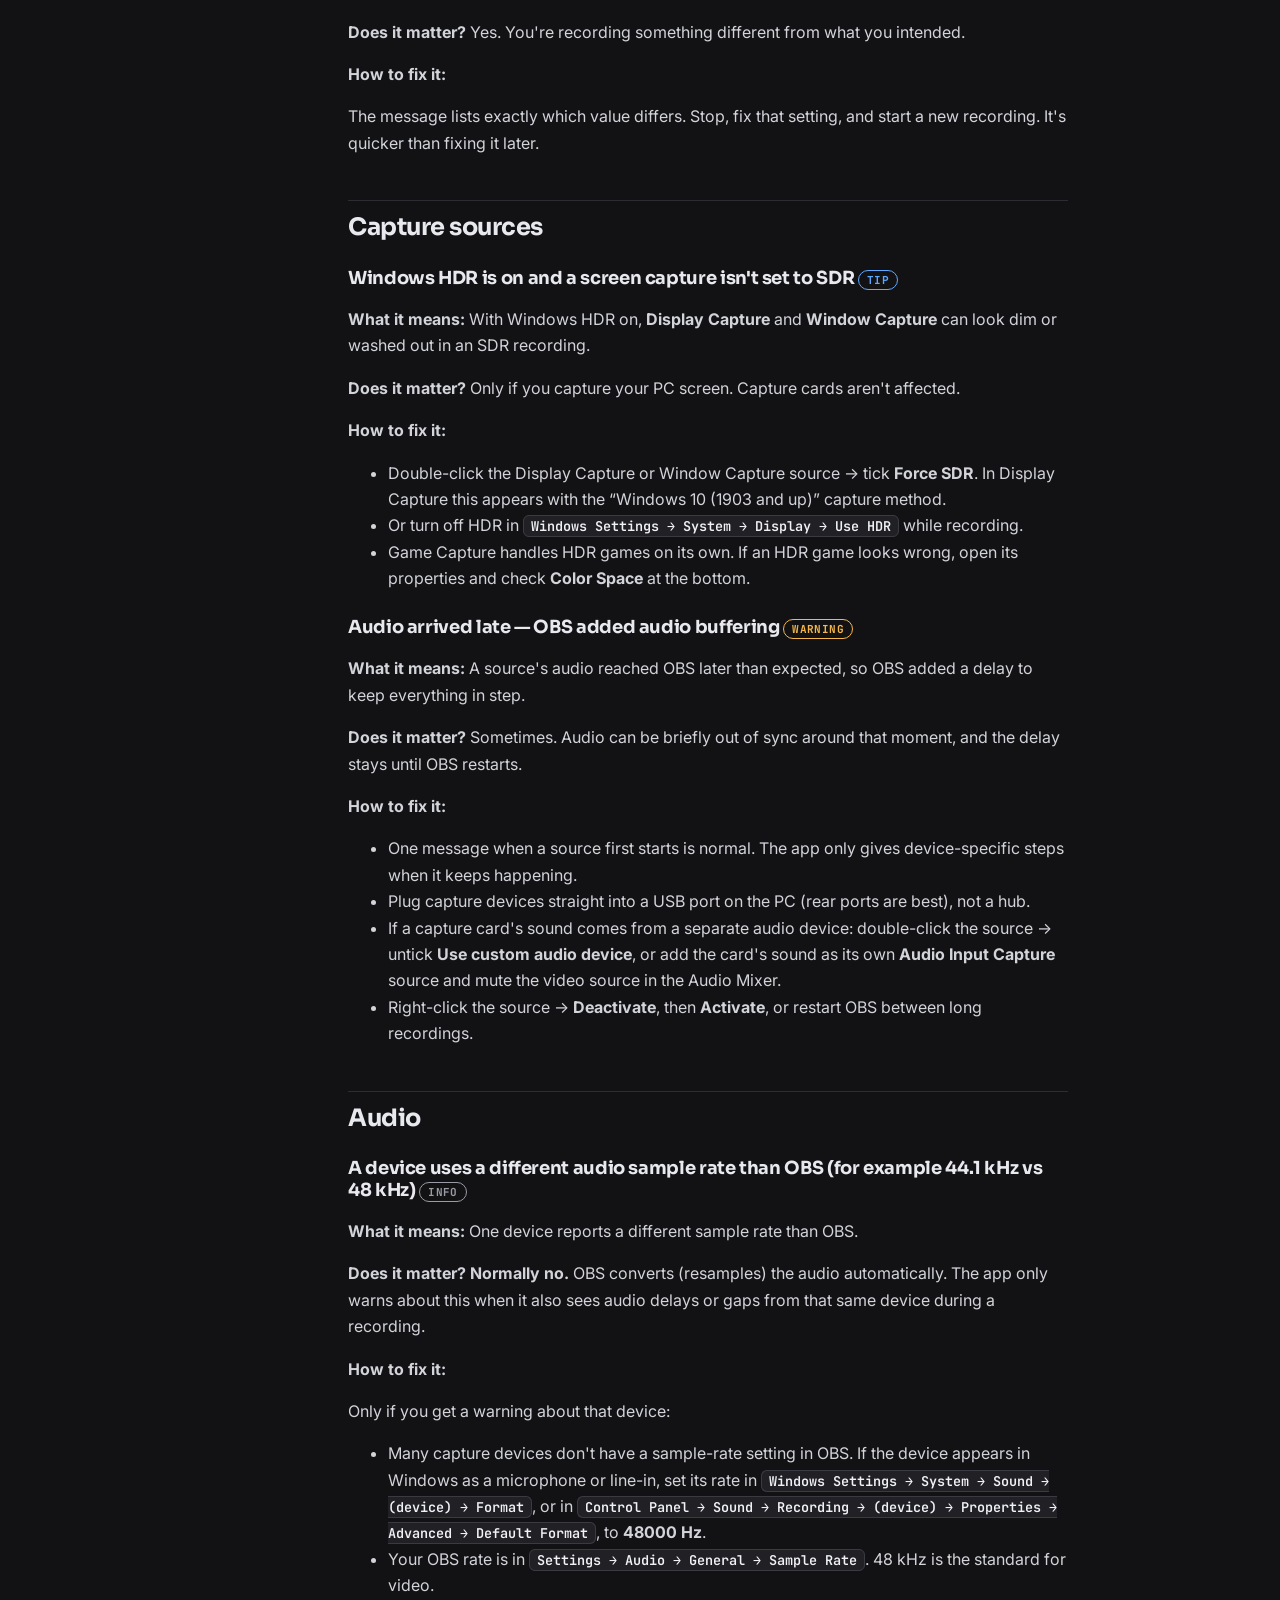
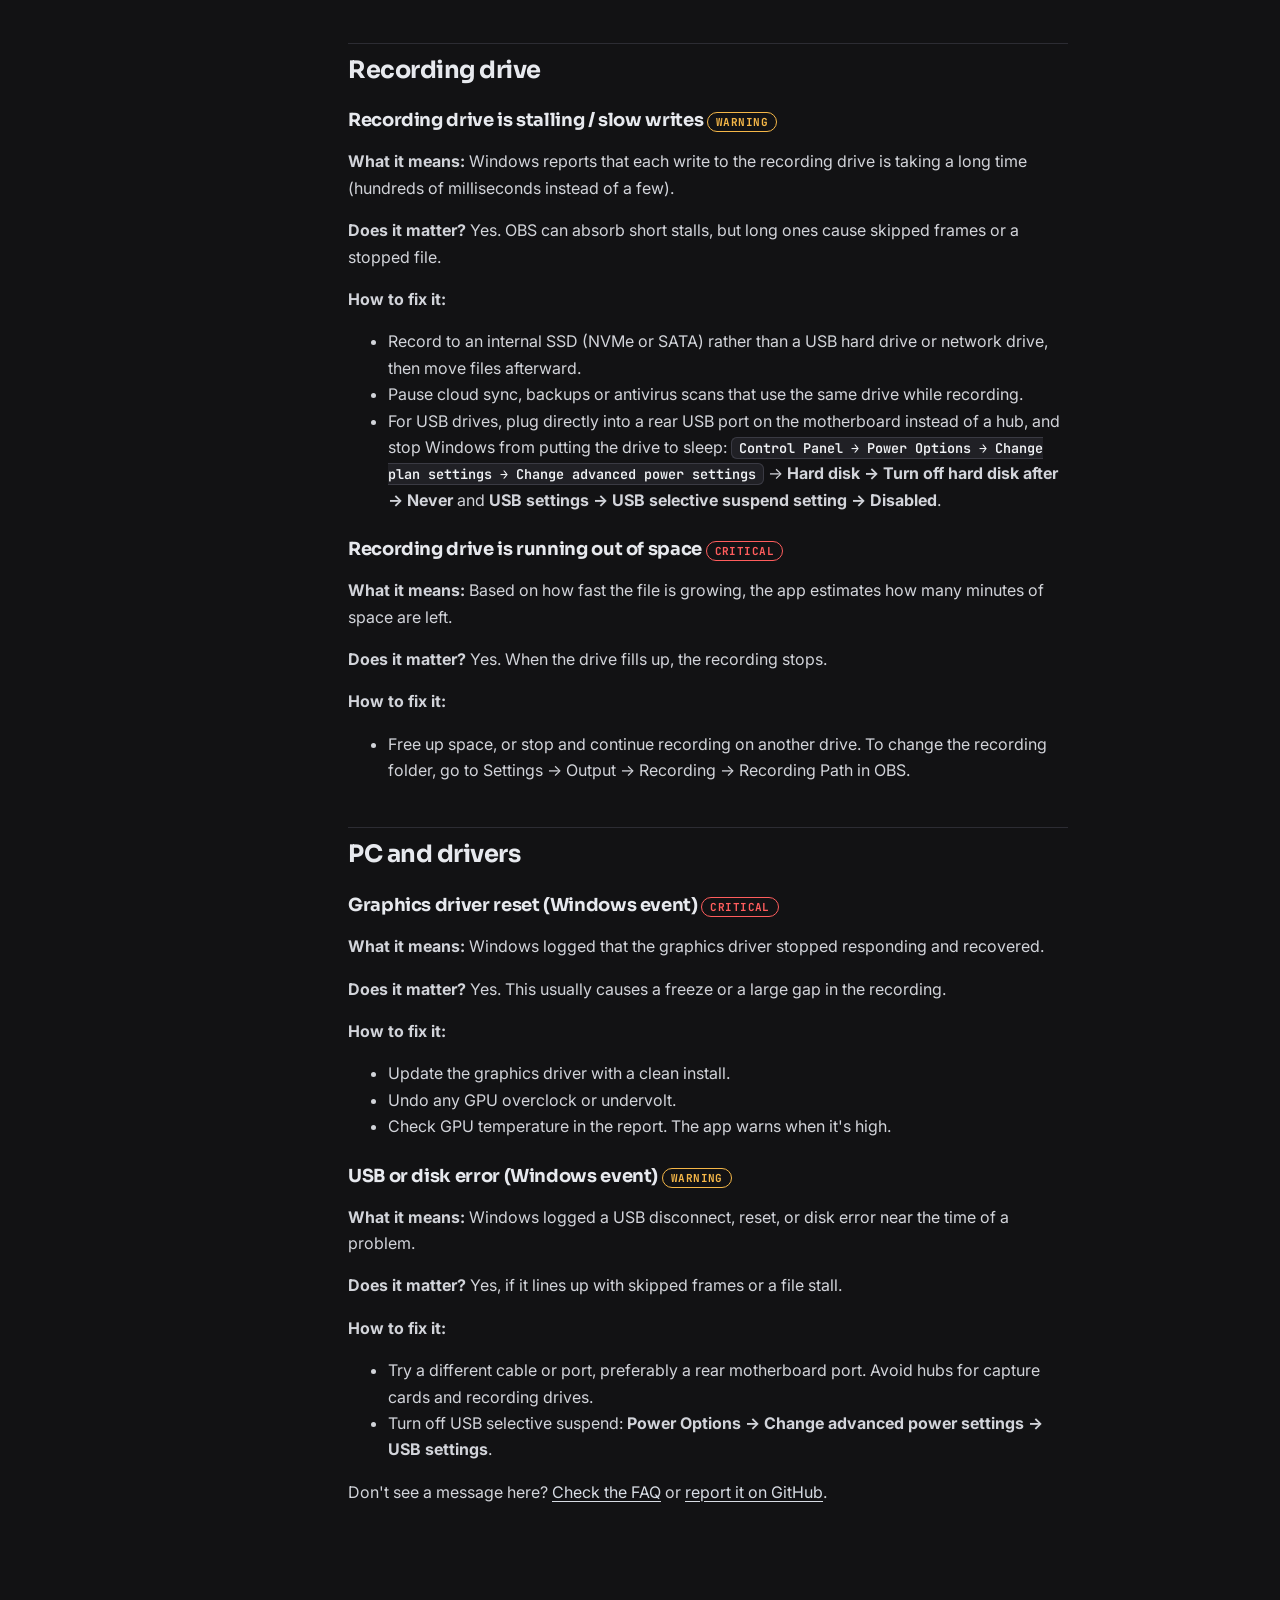
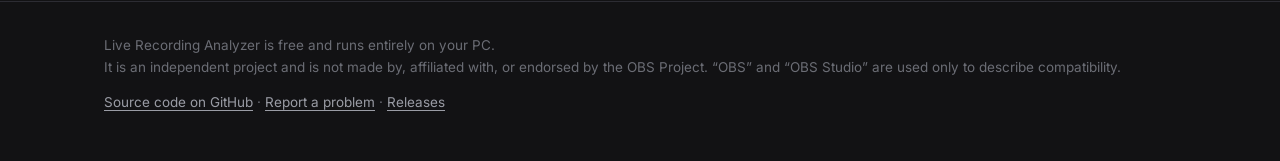
<file: docs/problems-explained.html>
<!doctype html>
<html lang="en"><head>
<meta charset="utf-8"><meta name="viewport" content="width=device-width,initial-scale=1">
<title>Problems explained · Live Recording Analyzer</title>
<meta name="description" content="What each Live Recording Analyzer message means, whether it actually matters, and the exact OBS or Windows setting to change.">
<meta property="og:title" content="Problems explained · Live Recording Analyzer"><meta property="og:description" content="What each Live Recording Analyzer message means, whether it actually matters, and the exact OBS or Windows setting to change.">
<meta property="og:image" content="https://bloodrive65.github.io/live-recording-analyzer/assets/logo-512.png">
<link rel="icon" href="assets/logo.svg" type="image/svg+xml"><link rel="icon" href="assets/favicon-32.png" sizes="32x32">
<link rel="apple-touch-icon" href="assets/apple-touch-icon.png">
<link rel="preconnect" href="https://fonts.googleapis.com"><link rel="preconnect" href="https://fonts.gstatic.com" crossorigin>
<link href="https://fonts.googleapis.com/css2?family=Inter:wght@400;500;600;700&family=JetBrains+Mono:wght@500;700&family=Sora:wght@600;700&display=swap" rel="stylesheet">
<link rel="stylesheet" href="assets/site.css">
</head><body>
<a class="skip" href="#main">Skip to content</a>
<header class="top"><div class="wrap">
<a class="brand" href="index.html"><img src="assets/favicon-32.png" srcset="assets/favicon-32.png 1x, assets/logo-64.png 2x, assets/logo-512.png 4x" alt="" width="32" height="32">Live Recording Analyzer</a>
<button class="menu-btn" aria-label="Menu" aria-expanded="false" aria-controls="nav">&#9776;</button>
<nav class="nav" id="nav" aria-label="Main"><a href="index.html">Home</a><a href="getting-started.html">Getting started</a><a href="using-the-app.html">Using the app</a><a href="problems-explained.html" aria-current=page>Problems explained</a><a href="faq.html">FAQ & fixes</a><a href="releases.html">Releases</a></nav>
</div></header>
<main id="main"><div class="wrap page"><aside class="toc" aria-label="On this page"><b>ON THIS PAGE</b><a href="#frames">Lost frames</a><a href="#settings">Settings</a><a href="#capture">Capture sources</a><a href="#audio">Audio</a><a href="#drive">Recording drive</a><a href="#system">PC and drivers</a></aside><article class="doc">
<h1>Problems explained</h1>
<p class="intro">Every message the app can show, what it really means for your recording, and where the setting lives in OBS. The menu names below are from OBS Studio 30–32. Older versions are very similar.</p>
<div class="note"><p><b>How the app decides how serious something is:</b> it only shows a <b>warning</b> or <b>critical</b> message when something will visibly or audibly affect your recording. It looks at your actual hardware and settings, not just general rules. Issues that OBS handles on its own are shown as tips, or not shown at all.</p></div>

<h2 id="frames">Lost frames</h2>
<h3 id="encoding-lag">Frames skipped due to encoding lag <span class="pill" style="color:var(--warn)">WARNING</span></h3>
<p><b>What it means:</b> The video encoder (for example NVIDIA NVENC, AMD or Intel) couldn't keep up, so OBS threw frames away. In the file they usually show up as repeated frames, which look like a small hitch.</p><p><b>Does it matter?</b> Yes. Even 0.1% is about one hitch every 17 seconds at 60 fps.</p><p><b>How to fix it:</b></p><ul><li>If the message says the <b>video encoder is at its limit</b>, use a faster encoder preset (<span class="path">Settings → Output → Recording → Preset</span> with Output Mode set to Advanced), lower the output resolution or frame rate, or close other programs that use the encoder (another recorder, NVIDIA Instant Replay, or a second OBS).</li>
<li>If it says the <b>recording drive was struggling</b>, see <a href="#drive">Recording drive</a>.</li>
<li>If the <b>GPU was at 95–100%</b> from the game, cap the game's frame rate a little below your monitor's refresh rate, or lower a graphics setting. The game is taking all of the GPU's time.</li></ul>
<h3 id="render-lag">Frames missed due to rendering lag <span class="pill" style="color:var(--warn)">WARNING</span></h3>
<p><b>What it means:</b> OBS couldn't draw (render) the frame in time, usually because the game was using all of the GPU.</p><p><b>Does it matter?</b> Yes. These frames are missing from the recording.</p><p><b>How to fix it:</b></p><ul><li>Cap the game's frame rate (in-game setting, or the NVIDIA/AMD control panel).</li><li>Run OBS as administrator so Windows gives it GPU priority. Right-click OBS → <b>Run as administrator</b>.</li><li>Reduce the number of sources and filters in your scene, especially browser sources and heavy filters.</li></ul>
<h3 id="repeats">Repeated frames every ~17 seconds <span class="pill" style="color:var(--warn)">WARNING</span></h3>
<p><b>What it means:</b> The deep scan found a duplicated frame at a steady interval. This almost always means your source runs at 59.94 fps and OBS at 60 fps, or the other way around.</p><p><b>Does it matter?</b> Yes. It causes a regular micro-stutter in the video.</p><p><b>How to fix it:</b></p><p>Make the source and OBS use the same frame rate. See <a href="#fps-mismatch">Frame-rate mismatch</a>.</p>
<h3 id="file-stall">The recording file has stopped growing <span class="pill" style="color:var(--bad)">CRITICAL</span></h3>
<p><b>What it means:</b> OBS says it's recording, but no new data has reached the file for several seconds.</p><p><b>Does it matter?</b> Yes, badly. The recording may end up cut off or damaged.</p><p><b>How to fix it:</b></p><ul><li>Check that the drive is still connected. USB drives and enclosures can disconnect briefly.</li><li>If the drive is a hard drive, it may have gone to sleep. In <span class="path">Control Panel → Power Options → Change plan settings → Change advanced power settings</span>, set <b>Hard disk → Turn off hard disk after</b> to <b>Never</b>.</li><li>Stop the recording and start a new one on an internal SSD if the problem continues.</li></ul>

<h2 id="settings">Settings</h2>
<h3 id="fps-mismatch">Frame-rate mismatch between a capture source and OBS <span class="pill" style="color:var(--warn)">WARNING</span></h3>
<p><b>What it means:</b> A capture card or camera delivers, for example, 59.94 fps while OBS records at 60 fps.</p><p><b>Does it matter?</b> Yes. You get a repeated or dropped frame every ~17 seconds (59.94 vs 60), or worse for bigger gaps.</p><p><b>How to fix it:</b></p><p>Pick <b>one</b> of these:</p><ol><li>Double-click the <b>Video Capture Device</b> source → set <b>Resolution/FPS Type</b> to <b>Custom</b> → set <b>FPS</b> to the same value as OBS (for example <b>60</b>), or choose <b>Match Output FPS</b>.</li><li>Or change OBS to match the source: <span class="path">Settings → Video → Common FPS Values</span> → <b>59.94</b>.</li></ol><div class="note"><p>Many consoles and capture cards really output 59.94 fps. If the source is 59.94, setting OBS to 59.94 is the cleanest fix.</p></div>
<h3 id="color-range">Color range is set to Full <span class="pill" style="color:var(--warn)">WARNING</span></h3>
<p><b>What it means:</b> OBS is writing “Full” range video. Most players, editors and video sites expect “Limited” range.</p><p><b>Does it matter?</b> Usually yes. Full range is often shown with crushed blacks or washed-out colors after upload or in editors.</p><p><b>How to fix it:</b></p><p><span class="path">Settings → Advanced → Video → Color Range</span> → <b>Limited</b>. Click <b>Apply</b> before recording. Choose Full only if your whole editing chain is set up for it.</p>
<h3 id="bitdepth">Encoder profile is 10-bit but OBS sends 8-bit pictures <span class="pill" style="color:var(--tip)">TIP</span></h3>
<p><b>What it means:</b> The encoder profile is set to a 10-bit profile (such as <b>main10</b>), while <span class='path'>Settings → Advanced → Video → Color Format</span> is an 8-bit format such as <b>NV12</b>.</p><p><b>Does it matter?</b> Not harmful. The file is a little larger, and some older editors, phones and TVs can't play 10-bit files. It doesn't add any color quality.</p><p><b>How to fix it:</b></p><ul><li>For normal (SDR) recording: <span class="path">Settings → Output → Recording → Profile</span> → <b>main</b> (Output Mode: Advanced).</li><li>For real 10-bit or HDR recording, keep main10 and set <span class="path">Settings → Advanced → Video → Color Format</span> → <b>P010</b>. For HDR, also set <b>Color Space</b> → <b>Rec. 2100 (PQ)</b>.</li></ul>
<h3 id="file-mismatch">The file doesn't match your settings <span class="pill" style="color:var(--warn)">WARNING</span></h3>
<p><b>What it means:</b> About 25 seconds into a recording, the app opens the file and compares its resolution, frame rate and color settings with OBS.</p><p><b>Does it matter?</b> Yes. You're recording something different from what you intended.</p><p><b>How to fix it:</b></p><p>The message lists exactly which value differs. Stop, fix that setting, and start a new recording. It's quicker than fixing it later.</p>

<h2 id="capture">Capture sources</h2>
<h3 id="hdr">Windows HDR is on and a screen capture isn't set to SDR <span class="pill" style="color:var(--tip)">TIP</span></h3>
<p><b>What it means:</b> With Windows HDR on, <b>Display Capture</b> and <b>Window Capture</b> can look dim or washed out in an SDR recording.</p><p><b>Does it matter?</b> Only if you capture your PC screen. Capture cards aren't affected.</p><p><b>How to fix it:</b></p><ul><li>Double-click the Display Capture or Window Capture source → tick <b>Force SDR</b>. In Display Capture this appears with the “Windows 10 (1903 and up)” capture method.</li><li>Or turn off HDR in <span class="path">Windows Settings → System → Display → Use HDR</span> while recording.</li><li>Game Capture handles HDR games on its own. If an HDR game looks wrong, open its properties and check <b>Color Space</b> at the bottom.</li></ul>
<h3 id="buffering">Audio arrived late — OBS added audio buffering <span class="pill" style="color:var(--warn)">WARNING</span></h3>
<p><b>What it means:</b> A source's audio reached OBS later than expected, so OBS added a delay to keep everything in step.</p><p><b>Does it matter?</b> Sometimes. Audio can be briefly out of sync around that moment, and the delay stays until OBS restarts.</p><p><b>How to fix it:</b></p><ul><li>One message when a source first starts is normal. The app only gives device-specific steps when it keeps happening.</li><li>Plug capture devices straight into a USB port on the PC (rear ports are best), not a hub.</li><li>If a capture card's sound comes from a separate audio device: double-click the source → untick <b>Use custom audio device</b>, or add the card's sound as its own <b>Audio Input Capture</b> source and mute the video source in the Audio Mixer.</li><li>Right-click the source → <b>Deactivate</b>, then <b>Activate</b>, or restart OBS between long recordings.</li></ul>

<h2 id="audio">Audio</h2>
<h3 id="sample-rate">A device uses a different audio sample rate than OBS (for example 44.1 kHz vs 48 kHz) <span class="pill" style="color:var(--muted)">INFO</span></h3>
<p><b>What it means:</b> One device reports a different sample rate than OBS.</p><p><b>Does it matter?</b> <b>Normally no.</b> OBS converts (resamples) the audio automatically. The app only warns about this when it also sees audio delays or gaps from that same device during a recording.</p><p><b>How to fix it:</b></p><p>Only if you get a warning about that device:</p><ul><li>Many capture devices don't have a sample-rate setting in OBS. If the device appears in Windows as a microphone or line-in, set its rate in <span class="path">Windows Settings → System → Sound → (device) → Format</span>, or in <span class="path">Control Panel → Sound → Recording → (device) → Properties → Advanced → Default Format</span>, to <b>48000 Hz</b>.</li><li>Your OBS rate is in <span class="path">Settings → Audio → General → Sample Rate</span>. 48 kHz is the standard for video.</li></ul>

<h2 id="drive">Recording drive</h2>
<h3 id="drive-stall">Recording drive is stalling / slow writes <span class="pill" style="color:var(--warn)">WARNING</span></h3>
<p><b>What it means:</b> Windows reports that each write to the recording drive is taking a long time (hundreds of milliseconds instead of a few).</p><p><b>Does it matter?</b> Yes. OBS can absorb short stalls, but long ones cause skipped frames or a stopped file.</p><p><b>How to fix it:</b></p><ul><li>Record to an internal SSD (NVMe or SATA) rather than a USB hard drive or network drive, then move files afterward.</li><li>Pause cloud sync, backups or antivirus scans that use the same drive while recording.</li><li>For USB drives, plug directly into a rear USB port on the motherboard instead of a hub, and stop Windows from putting the drive to sleep: <span class="path">Control Panel → Power Options → Change plan settings → Change advanced power settings</span> → <b>Hard disk → Turn off hard disk after → Never</b> and <b>USB settings → USB selective suspend setting → Disabled</b>.</li></ul>
<h3 id="space">Recording drive is running out of space <span class="pill" style="color:var(--bad)">CRITICAL</span></h3>
<p><b>What it means:</b> Based on how fast the file is growing, the app estimates how many minutes of space are left.</p><p><b>Does it matter?</b> Yes. When the drive fills up, the recording stops.</p><p><b>How to fix it:</b></p><ul><li>Free up space, or stop and continue recording on another drive. To change the recording folder, go to Settings → Output → Recording → Recording Path in OBS.</li></ul>

<h2 id="system">PC and drivers</h2>
<h3 id="gpu-reset">Graphics driver reset (Windows event) <span class="pill" style="color:var(--bad)">CRITICAL</span></h3>
<p><b>What it means:</b> Windows logged that the graphics driver stopped responding and recovered.</p><p><b>Does it matter?</b> Yes. This usually causes a freeze or a large gap in the recording.</p><p><b>How to fix it:</b></p><ul><li>Update the graphics driver with a clean install.</li><li>Undo any GPU overclock or undervolt.</li><li>Check GPU temperature in the report. The app warns when it's high.</li></ul>
<h3 id="usb">USB or disk error (Windows event) <span class="pill" style="color:var(--warn)">WARNING</span></h3>
<p><b>What it means:</b> Windows logged a USB disconnect, reset, or disk error near the time of a problem.</p><p><b>Does it matter?</b> Yes, if it lines up with skipped frames or a file stall.</p><p><b>How to fix it:</b></p><ul><li>Try a different cable or port, preferably a rear motherboard port. Avoid hubs for capture cards and recording drives.</li><li>Turn off USB selective suspend: <b>Power Options → Change advanced power settings → USB settings</b>.</li></ul>
<p>Don't see a message here? <a href="faq.html">Check the FAQ</a> or <a href="https://github.com/bloodrive65/live-recording-analyzer/issues">report it on GitHub</a>.</p>
</article></div></main>
<footer><div class="wrap">
<div>Live Recording Analyzer is free and runs entirely on your PC.<br>It is an independent project and is not made by, affiliated with, or endorsed by the OBS Project. “OBS” and “OBS Studio” are used only to describe compatibility.</div>
<div><a href="https://github.com/bloodrive65/live-recording-analyzer">Source code on GitHub</a> · <a href="https://github.com/bloodrive65/live-recording-analyzer/issues">Report a problem</a> · <a href="releases.html">Releases</a></div>
</div></footer>
<script src="assets/site.js" defer></script>
</body></html>
</file>
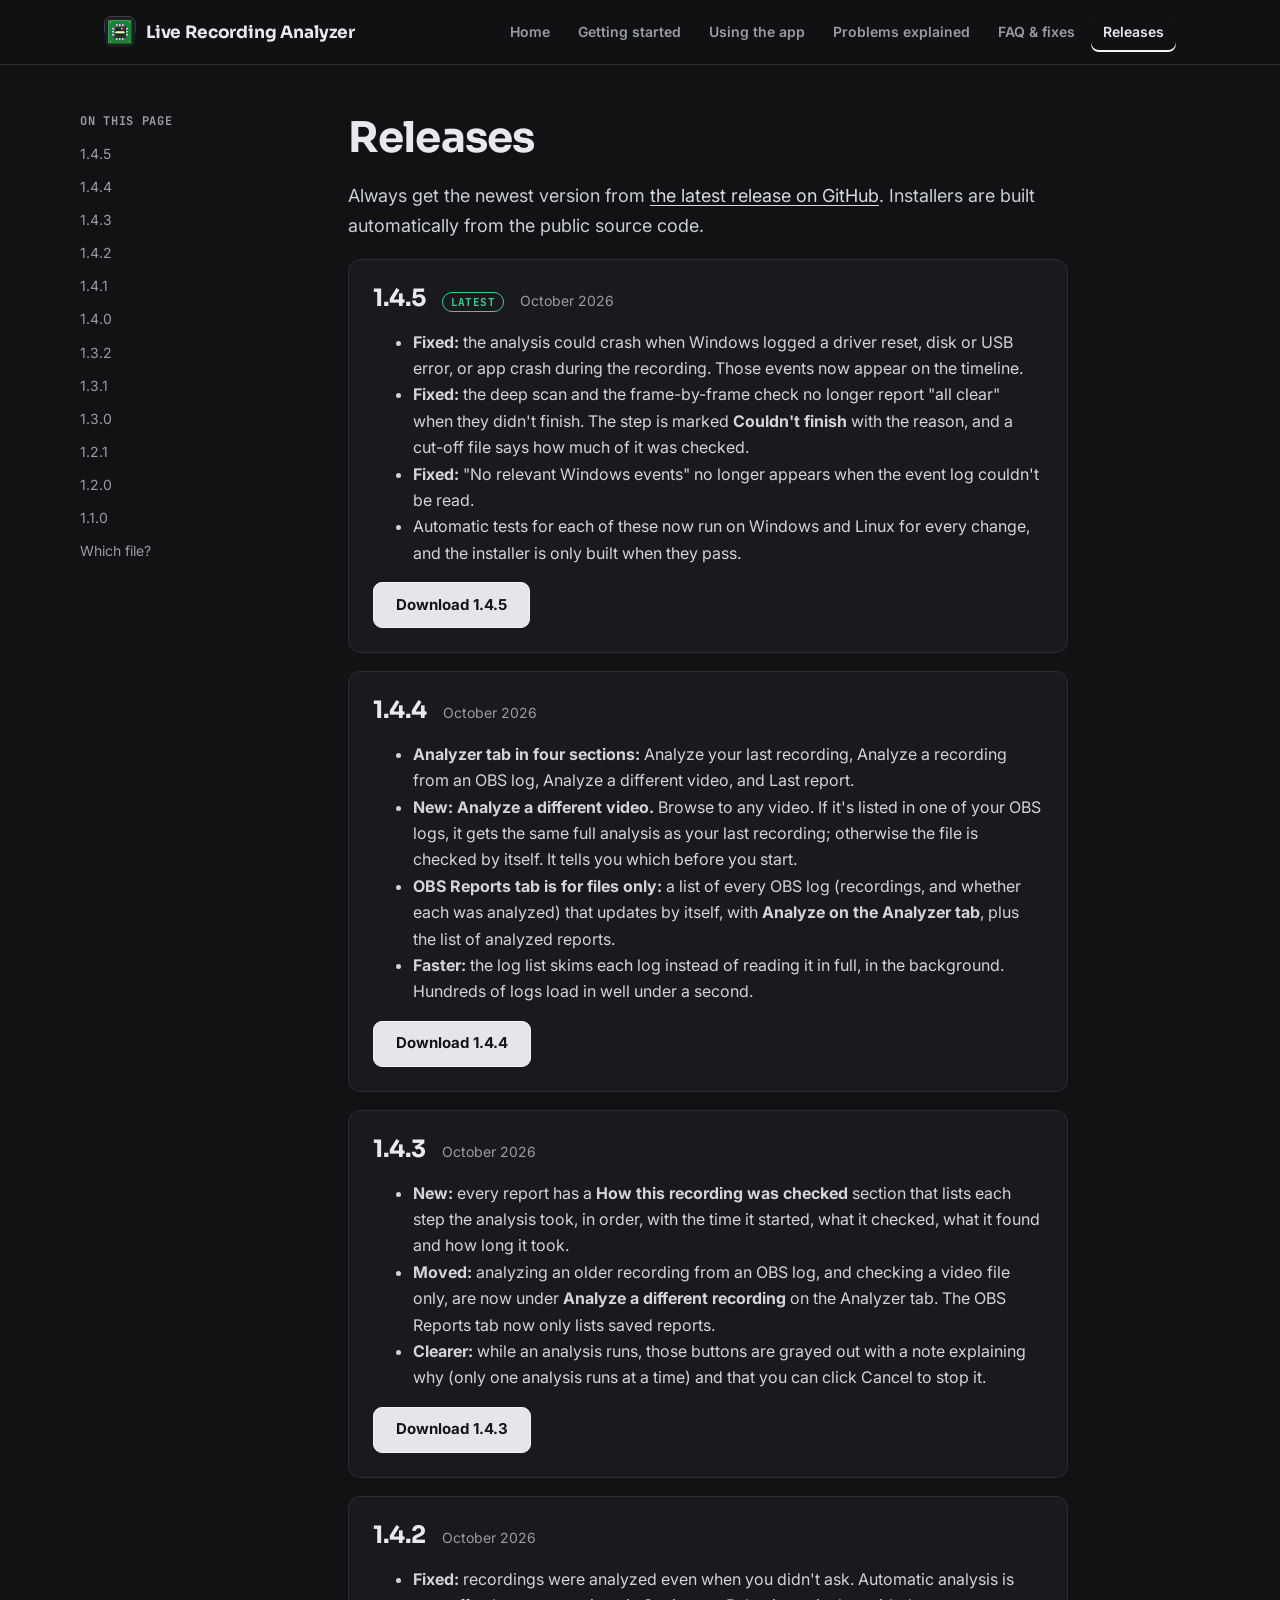
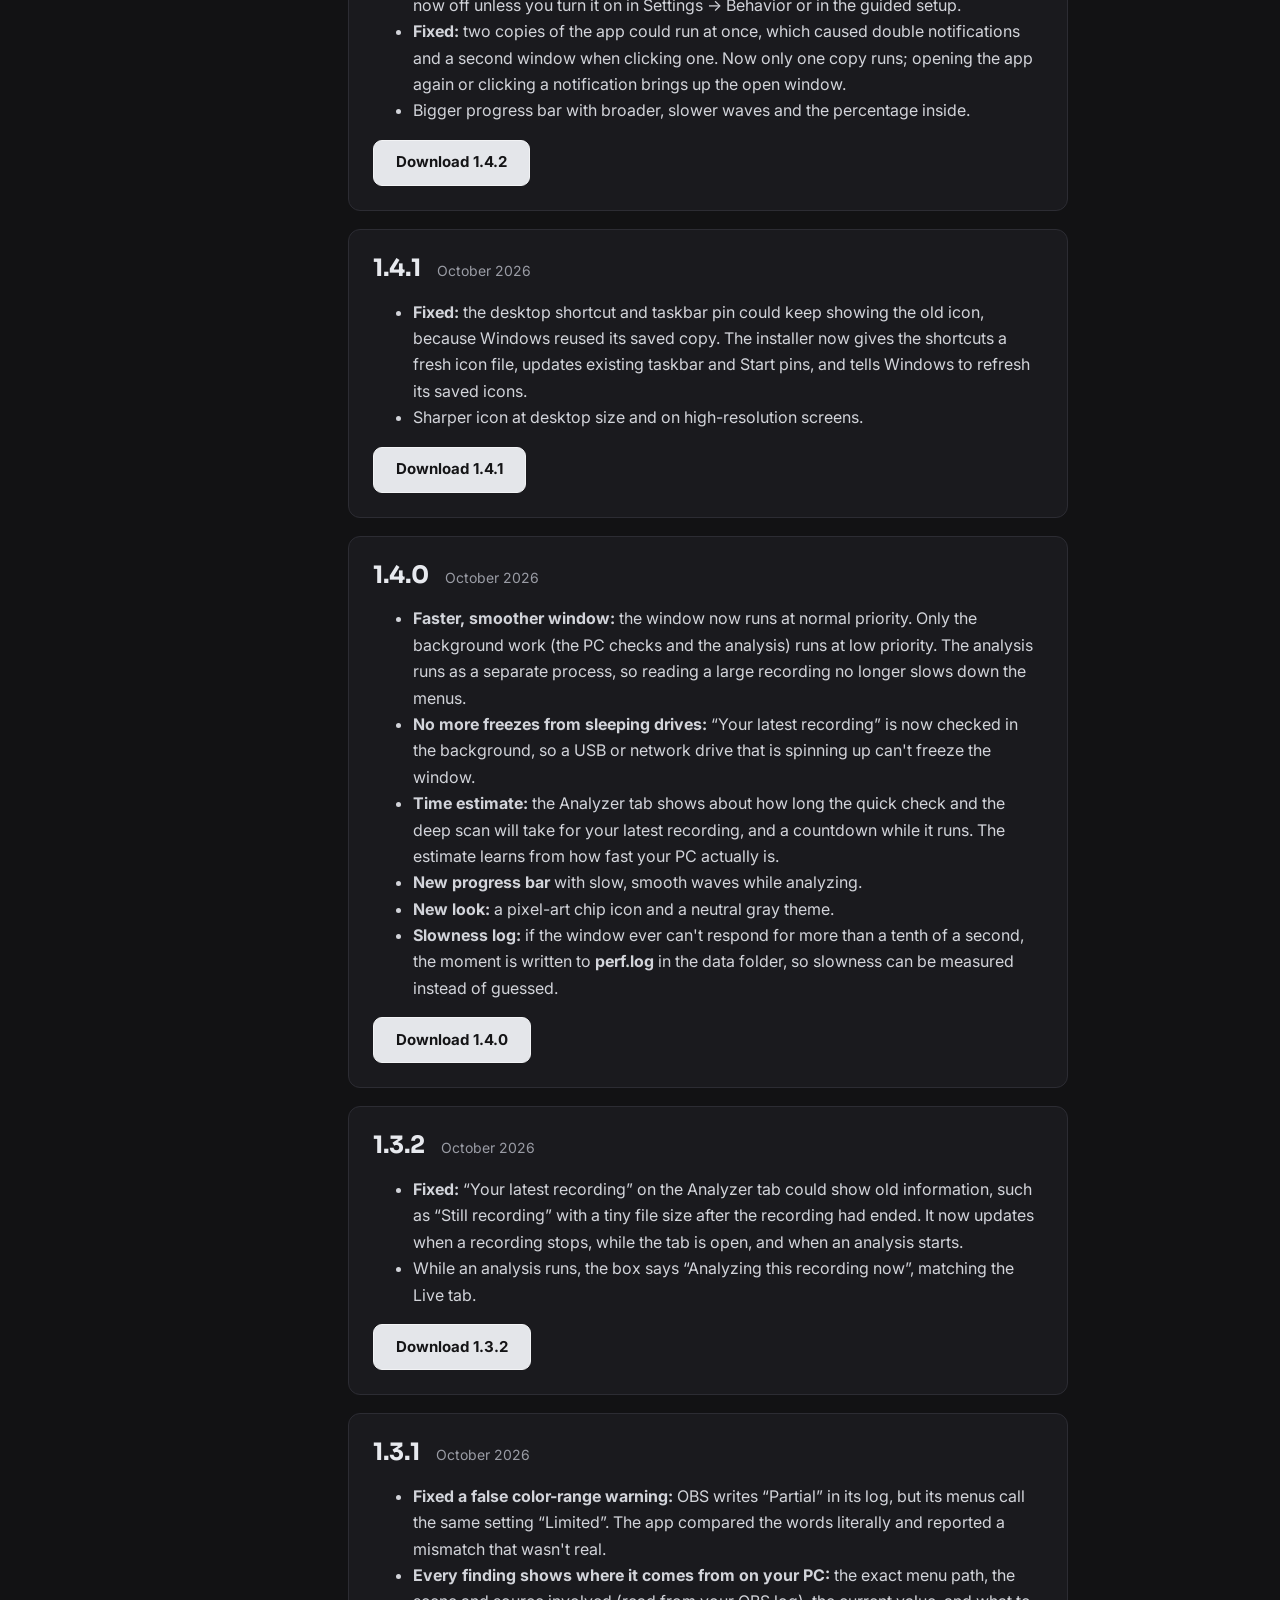
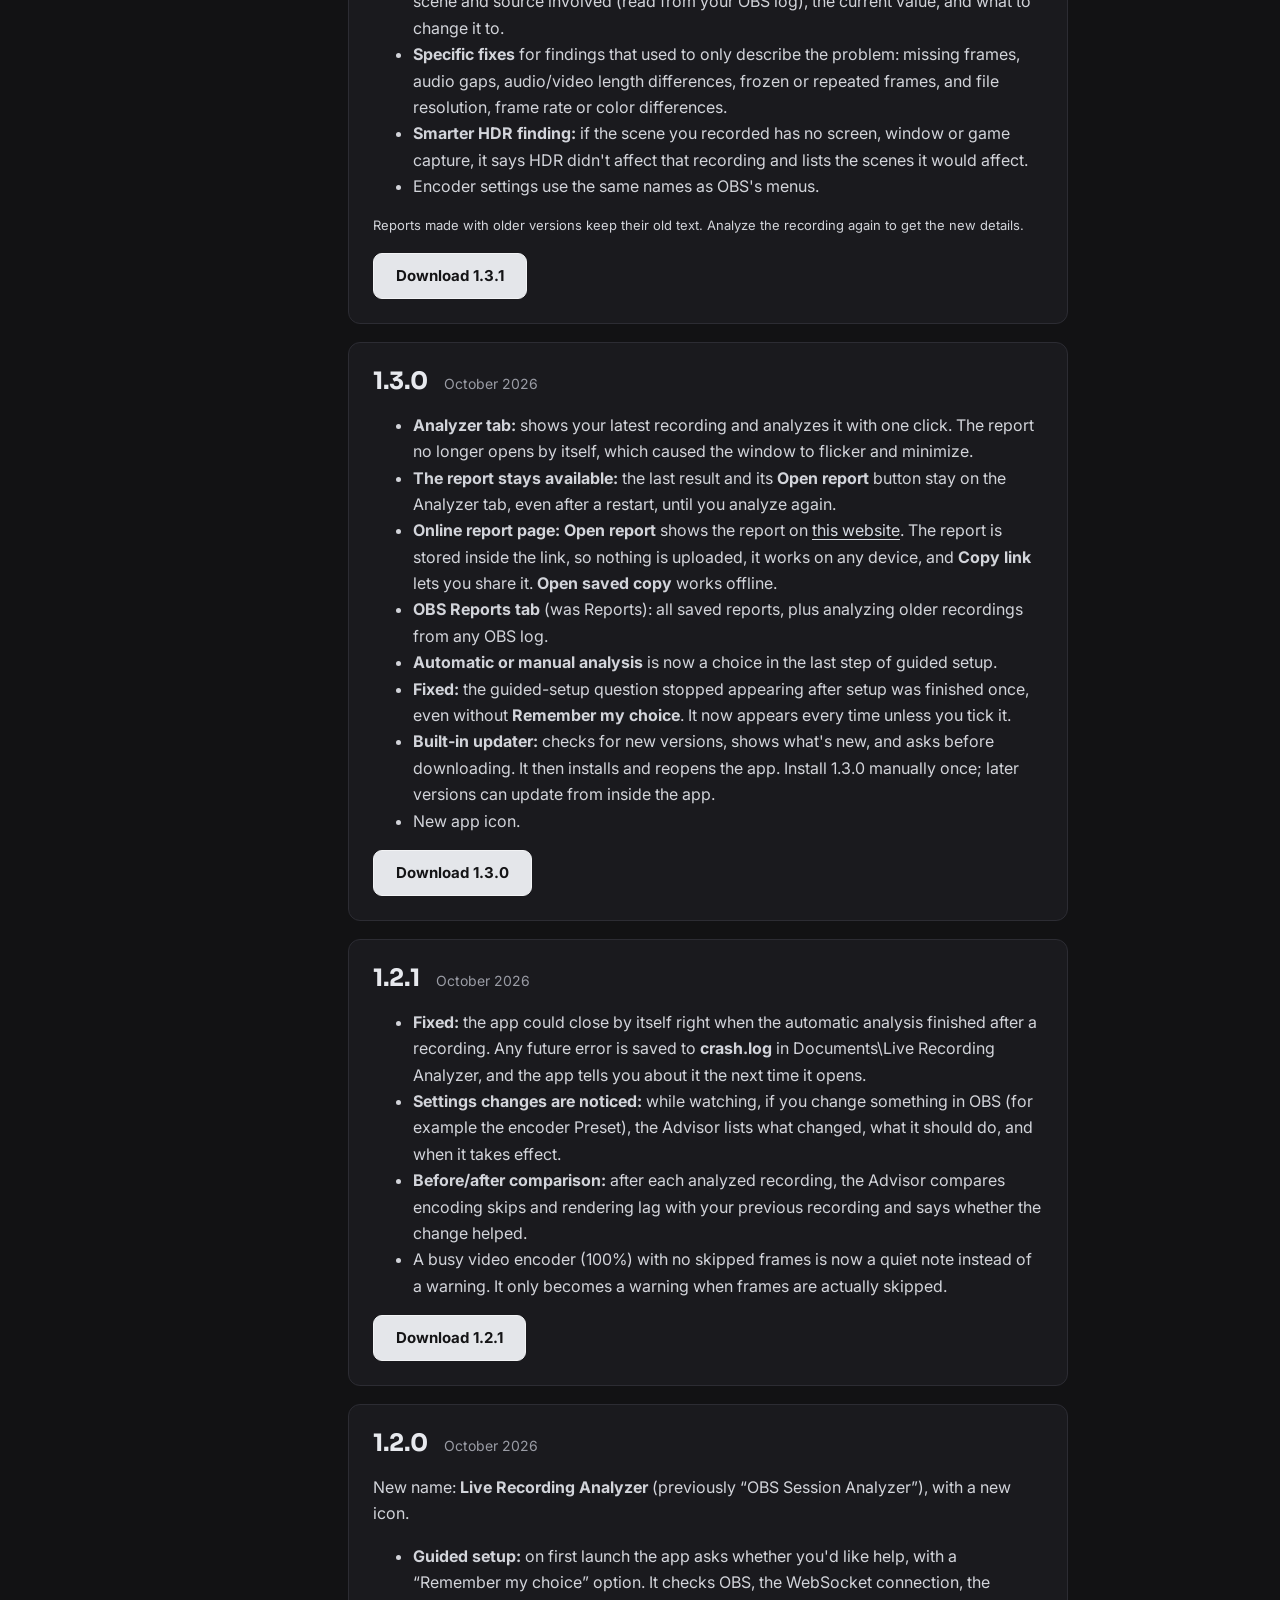
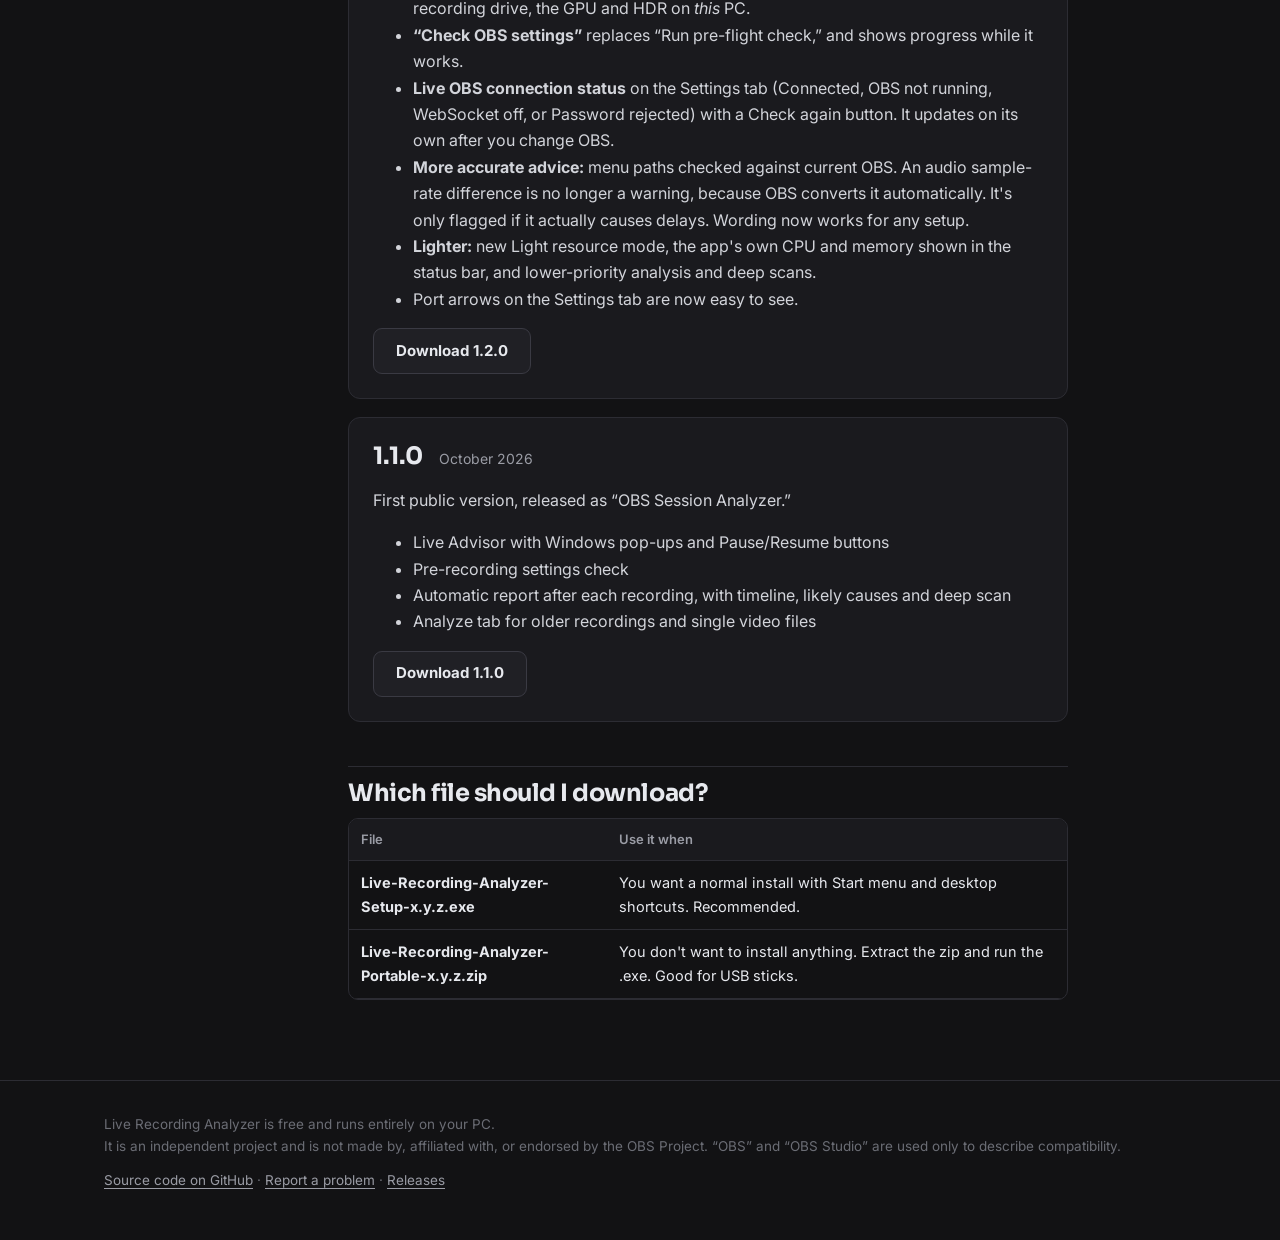
<file: docs/releases.html>
<!doctype html>
<html lang="en"><head>
<meta charset="utf-8"><meta name="viewport" content="width=device-width,initial-scale=1">
<title>Releases · Live Recording Analyzer</title>
<meta name="description" content="Download Live Recording Analyzer and see what changed in each version.">
<meta property="og:title" content="Releases · Live Recording Analyzer"><meta property="og:description" content="Download Live Recording Analyzer and see what changed in each version.">
<meta property="og:image" content="https://bloodrive65.github.io/live-recording-analyzer/assets/logo-512.png">
<link rel="icon" href="assets/logo.svg" type="image/svg+xml"><link rel="icon" href="assets/favicon-32.png" sizes="32x32">
<link rel="apple-touch-icon" href="assets/apple-touch-icon.png">
<link rel="preconnect" href="https://fonts.googleapis.com"><link rel="preconnect" href="https://fonts.gstatic.com" crossorigin>
<link href="https://fonts.googleapis.com/css2?family=Inter:wght@400;500;600;700&family=JetBrains+Mono:wght@500;700&family=Sora:wght@600;700&display=swap" rel="stylesheet">
<link rel="stylesheet" href="assets/site.css">
</head><body>
<a class="skip" href="#main">Skip to content</a>
<header class="top"><div class="wrap">
<a class="brand" href="index.html"><img src="assets/favicon-32.png" srcset="assets/favicon-32.png 1x, assets/logo-64.png 2x, assets/logo-512.png 4x" alt="" width="32" height="32">Live Recording Analyzer</a>
<button class="menu-btn" aria-label="Menu" aria-expanded="false" aria-controls="nav">&#9776;</button>
<nav class="nav" id="nav" aria-label="Main"><a href="index.html">Home</a><a href="getting-started.html">Getting started</a><a href="using-the-app.html">Using the app</a><a href="problems-explained.html">Problems explained</a><a href="faq.html">FAQ & fixes</a><a href="releases.html" aria-current=page>Releases</a></nav>
</div></header>
<main id="main"><div class="wrap page"><aside class="toc" aria-label="On this page"><b>ON THIS PAGE</b><a href="#v145">1.4.5</a><a href="#v144">1.4.4</a><a href="#v143">1.4.3</a><a href="#v142">1.4.2</a><a href="#v141">1.4.1</a><a href="#v140">1.4.0</a><a href="#v132">1.3.2</a><a href="#v131">1.3.1</a><a href="#v130">1.3.0</a><a href="#v121">1.2.1</a><a href="#v120">1.2.0</a><a href="#v110">1.1.0</a><a href="#which">Which file?</a></aside><article class="doc">
<h1>Releases</h1>
<p class="intro">Always get the newest version from <a href="https://github.com/bloodrive65/live-recording-analyzer/releases/latest">the latest release on GitHub</a>. Installers are built automatically from the public source code.</p>

<div class="rel" id="v145"><header><h2>1.4.5</h2><span class="pill" style="color:var(--ok)">LATEST</span><span class="date">October 2026</span></header>
<ul>
<li><b>Fixed:</b> the analysis could crash when Windows logged a driver reset, disk or USB error, or app crash during the recording. Those events now appear on the timeline.</li>
<li><b>Fixed:</b> the deep scan and the frame-by-frame check no longer report "all clear" when they didn't finish. The step is marked <b>Couldn't finish</b> with the reason, and a cut-off file says how much of it was checked.</li>
<li><b>Fixed:</b> "No relevant Windows events" no longer appears when the event log couldn't be read.</li>
<li>Automatic tests for each of these now run on Windows and Linux for every change, and the installer is only built when they pass.</li>
</ul>
<div class="dl"><a class="btn primary" href="https://github.com/bloodrive65/live-recording-analyzer/releases/tag/v1.4.5">Download 1.4.5</a></div></div>

<div class="rel" id="v144"><header><h2>1.4.4</h2><span class="date">October 2026</span></header>
<ul>
<li><b>Analyzer tab in four sections:</b> Analyze your last recording, Analyze a recording from an OBS log, Analyze a different video, and Last report.</li>
<li><b>New: Analyze a different video.</b> Browse to any video. If it's listed in one of your OBS logs, it gets the same full analysis as your last recording; otherwise the file is checked by itself. It tells you which before you start.</li>
<li><b>OBS Reports tab is for files only:</b> a list of every OBS log (recordings, and whether each was analyzed) that updates by itself, with <b>Analyze on the Analyzer tab</b>, plus the list of analyzed reports.</li>
<li><b>Faster:</b> the log list skims each log instead of reading it in full, in the background. Hundreds of logs load in well under a second.</li>
</ul>
<div class="dl"><a class="btn primary" href="https://github.com/bloodrive65/live-recording-analyzer/releases/tag/v1.4.4">Download 1.4.4</a></div></div>

<div class="rel" id="v143"><header><h2>1.4.3</h2><span class="date">October 2026</span></header>
<ul>
<li><b>New:</b> every report has a <b>How this recording was checked</b> section that lists each step the analysis took, in order, with the time it started, what it checked, what it found and how long it took.</li>
<li><b>Moved:</b> analyzing an older recording from an OBS log, and checking a video file only, are now under <b>Analyze a different recording</b> on the Analyzer tab. The OBS Reports tab now only lists saved reports.</li>
<li><b>Clearer:</b> while an analysis runs, those buttons are grayed out with a note explaining why (only one analysis runs at a time) and that you can click Cancel to stop it.</li>
</ul>
<div class="dl"><a class="btn primary" href="https://github.com/bloodrive65/live-recording-analyzer/releases/tag/v1.4.3">Download 1.4.3</a></div></div>

<div class="rel" id="v142"><header><h2>1.4.2</h2><span class="date">October 2026</span></header>
<ul>
<li><b>Fixed:</b> recordings were analyzed even when you didn't ask. Automatic analysis is now off unless you turn it on in Settings → Behavior or in the guided setup.</li>
<li><b>Fixed:</b> two copies of the app could run at once, which caused double notifications and a second window when clicking one. Now only one copy runs; opening the app again or clicking a notification brings up the open window.</li>
<li>Bigger progress bar with broader, slower waves and the percentage inside.</li>
</ul>
<div class="dl"><a class="btn primary" href="https://github.com/bloodrive65/live-recording-analyzer/releases/tag/v1.4.2">Download 1.4.2</a></div></div>

<div class="rel" id="v141"><header><h2>1.4.1</h2><span class="date">October 2026</span></header>
<ul>
<li><b>Fixed:</b> the desktop shortcut and taskbar pin could keep showing the old icon, because Windows reused its saved copy. The installer now gives the shortcuts a fresh icon file, updates existing taskbar and Start pins, and tells Windows to refresh its saved icons.</li>
<li>Sharper icon at desktop size and on high-resolution screens.</li>
</ul>
<div class="dl"><a class="btn primary" href="https://github.com/bloodrive65/live-recording-analyzer/releases/tag/v1.4.1">Download 1.4.1</a></div></div>

<div class="rel" id="v140"><header><h2>1.4.0</h2><span class="date">October 2026</span></header>
<ul>
<li><b>Faster, smoother window:</b> the window now runs at normal priority. Only the background work (the PC checks and the analysis) runs at low priority. The analysis runs as a separate process, so reading a large recording no longer slows down the menus.</li>
<li><b>No more freezes from sleeping drives:</b> “Your latest recording” is now checked in the background, so a USB or network drive that is spinning up can't freeze the window.</li>
<li><b>Time estimate:</b> the Analyzer tab shows about how long the quick check and the deep scan will take for your latest recording, and a countdown while it runs. The estimate learns from how fast your PC actually is.</li>
<li><b>New progress bar</b> with slow, smooth waves while analyzing.</li>
<li><b>New look:</b> a pixel-art chip icon and a neutral gray theme.</li>
<li><b>Slowness log:</b> if the window ever can't respond for more than a tenth of a second, the moment is written to <b>perf.log</b> in the data folder, so slowness can be measured instead of guessed.</li>
</ul>
<div class="dl"><a class="btn primary" href="https://github.com/bloodrive65/live-recording-analyzer/releases/tag/v1.4.0">Download 1.4.0</a></div></div>

<div class="rel" id="v132"><header><h2>1.3.2</h2><span class="date">October 2026</span></header>
<ul>
<li><b>Fixed:</b> “Your latest recording” on the Analyzer tab could show old information, such as “Still recording” with a tiny file size after the recording had ended. It now updates when a recording stops, while the tab is open, and when an analysis starts.</li>
<li>While an analysis runs, the box says “Analyzing this recording now”, matching the Live tab.</li>
</ul>
<div class="dl"><a class="btn primary" href="https://github.com/bloodrive65/live-recording-analyzer/releases/tag/v1.3.2">Download 1.3.2</a></div></div>

<div class="rel" id="v131"><header><h2>1.3.1</h2><span class="date">October 2026</span></header>
<ul>
<li><b>Fixed a false color-range warning:</b> OBS writes “Partial” in its log, but its menus call the same setting “Limited”. The app compared the words literally and reported a mismatch that wasn't real.</li>
<li><b>Every finding shows where it comes from on your PC:</b> the exact menu path, the scene and source involved (read from your OBS log), the current value, and what to change it to.</li>
<li><b>Specific fixes</b> for findings that used to only describe the problem: missing frames, audio gaps, audio/video length differences, frozen or repeated frames, and file resolution, frame rate or color differences.</li>
<li><b>Smarter HDR finding:</b> if the scene you recorded has no screen, window or game capture, it says HDR didn't affect that recording and lists the scenes it would affect.</li>
<li>Encoder settings use the same names as OBS's menus.</li>
</ul>
<p class="fine">Reports made with older versions keep their old text. Analyze the recording again to get the new details.</p>
<div class="dl"><a class="btn primary" href="https://github.com/bloodrive65/live-recording-analyzer/releases/tag/v1.3.1">Download 1.3.1</a></div></div>

<div class="rel" id="v130"><header><h2>1.3.0</h2><span class="date">October 2026</span></header>
<ul>
<li><b>Analyzer tab:</b> shows your latest recording and analyzes it with one click. The report no longer opens by itself, which caused the window to flicker and minimize.</li>
<li><b>The report stays available:</b> the last result and its <b>Open report</b> button stay on the Analyzer tab, even after a restart, until you analyze again.</li>
<li><b>Online report page:</b> <b>Open report</b> shows the report on <a href="report.html">this website</a>. The report is stored inside the link, so nothing is uploaded, it works on any device, and <b>Copy link</b> lets you share it. <b>Open saved copy</b> works offline.</li>
<li><b>OBS Reports tab</b> (was Reports): all saved reports, plus analyzing older recordings from any OBS log.</li>
<li><b>Automatic or manual analysis</b> is now a choice in the last step of guided setup.</li>
<li><b>Fixed:</b> the guided-setup question stopped appearing after setup was finished once, even without <b>Remember my choice</b>. It now appears every time unless you tick it.</li>
<li><b>Built-in updater:</b> checks for new versions, shows what's new, and asks before downloading. It then installs and reopens the app. Install 1.3.0 manually once; later versions can update from inside the app.</li>
<li>New app icon.</li>
</ul>
<div class="dl"><a class="btn primary" href="https://github.com/bloodrive65/live-recording-analyzer/releases/tag/v1.3.0">Download 1.3.0</a></div></div>

<div class="rel" id="v121"><header><h2>1.2.1</h2><span class="date">October 2026</span></header>
<ul>
<li><b>Fixed:</b> the app could close by itself right when the automatic analysis finished after a recording. Any future error is saved to <b>crash.log</b> in Documents\Live Recording Analyzer, and the app tells you about it the next time it opens.</li>
<li><b>Settings changes are noticed:</b> while watching, if you change something in OBS (for example the encoder Preset), the Advisor lists what changed, what it should do, and when it takes effect.</li>
<li><b>Before/after comparison:</b> after each analyzed recording, the Advisor compares encoding skips and rendering lag with your previous recording and says whether the change helped.</li>
<li>A busy video encoder (100%) with no skipped frames is now a quiet note instead of a warning. It only becomes a warning when frames are actually skipped.</li>
</ul>
<div class="dl"><a class="btn primary" href="https://github.com/bloodrive65/live-recording-analyzer/releases/tag/v1.2.1">Download 1.2.1</a></div></div>

<div class="rel" id="v120"><header><h2>1.2.0</h2><span class="date">October 2026</span></header>
<p>New name: <b>Live Recording Analyzer</b> (previously “OBS Session Analyzer”), with a new icon.</p>
<ul>
<li><b>Guided setup:</b> on first launch the app asks whether you'd like help, with a “Remember my choice” option. It checks OBS, the WebSocket connection, the recording drive, the GPU and HDR on <em>this</em> PC.</li>
<li><b>“Check OBS settings”</b> replaces “Run pre-flight check,” and shows progress while it works.</li>
<li><b>Live OBS connection status</b> on the Settings tab (Connected, OBS not running, WebSocket off, or Password rejected) with a Check again button. It updates on its own after you change OBS.</li>
<li><b>More accurate advice:</b> menu paths checked against current OBS. An audio sample-rate difference is no longer a warning, because OBS converts it automatically. It's only flagged if it actually causes delays. Wording now works for any setup.</li>
<li><b>Lighter:</b> new Light resource mode, the app's own CPU and memory shown in the status bar, and lower-priority analysis and deep scans.</li>
<li>Port arrows on the Settings tab are now easy to see.</li>
</ul>
<div class="dl"><a class="btn" href="https://github.com/bloodrive65/live-recording-analyzer/releases/tag/v1.2.0">Download 1.2.0</a></div></div>

<div class="rel" id="v110"><header><h2>1.1.0</h2><span class="date">October 2026</span></header>
<p>First public version, released as “OBS Session Analyzer.”</p>
<ul><li>Live Advisor with Windows pop-ups and Pause/Resume buttons</li><li>Pre-recording settings check</li><li>Automatic report after each recording, with timeline, likely causes and deep scan</li><li>Analyze tab for older recordings and single video files</li></ul>
<div class="dl"><a class="btn" href="https://github.com/bloodrive65/live-recording-analyzer/releases/tag/v1.1.0">Download 1.1.0</a></div></div>

<h2 id="which">Which file should I download?</h2>
<div class="table-wrap"><table>
<tr><th>File</th><th>Use it when</th></tr>
<tr><td><b>Live-Recording-Analyzer-Setup-x.y.z.exe</b></td><td>You want a normal install with Start menu and desktop shortcuts. Recommended.</td></tr>
<tr><td><b>Live-Recording-Analyzer-Portable-x.y.z.zip</b></td><td>You don't want to install anything. Extract the zip and run the .exe. Good for USB sticks.</td></tr>
</table></div>
</article></div></main>
<footer><div class="wrap">
<div>Live Recording Analyzer is free and runs entirely on your PC.<br>It is an independent project and is not made by, affiliated with, or endorsed by the OBS Project. “OBS” and “OBS Studio” are used only to describe compatibility.</div>
<div><a href="https://github.com/bloodrive65/live-recording-analyzer">Source code on GitHub</a> · <a href="https://github.com/bloodrive65/live-recording-analyzer/issues">Report a problem</a> · <a href="releases.html">Releases</a></div>
</div></footer>
<script src="assets/site.js" defer></script>
</body></html>
</file>
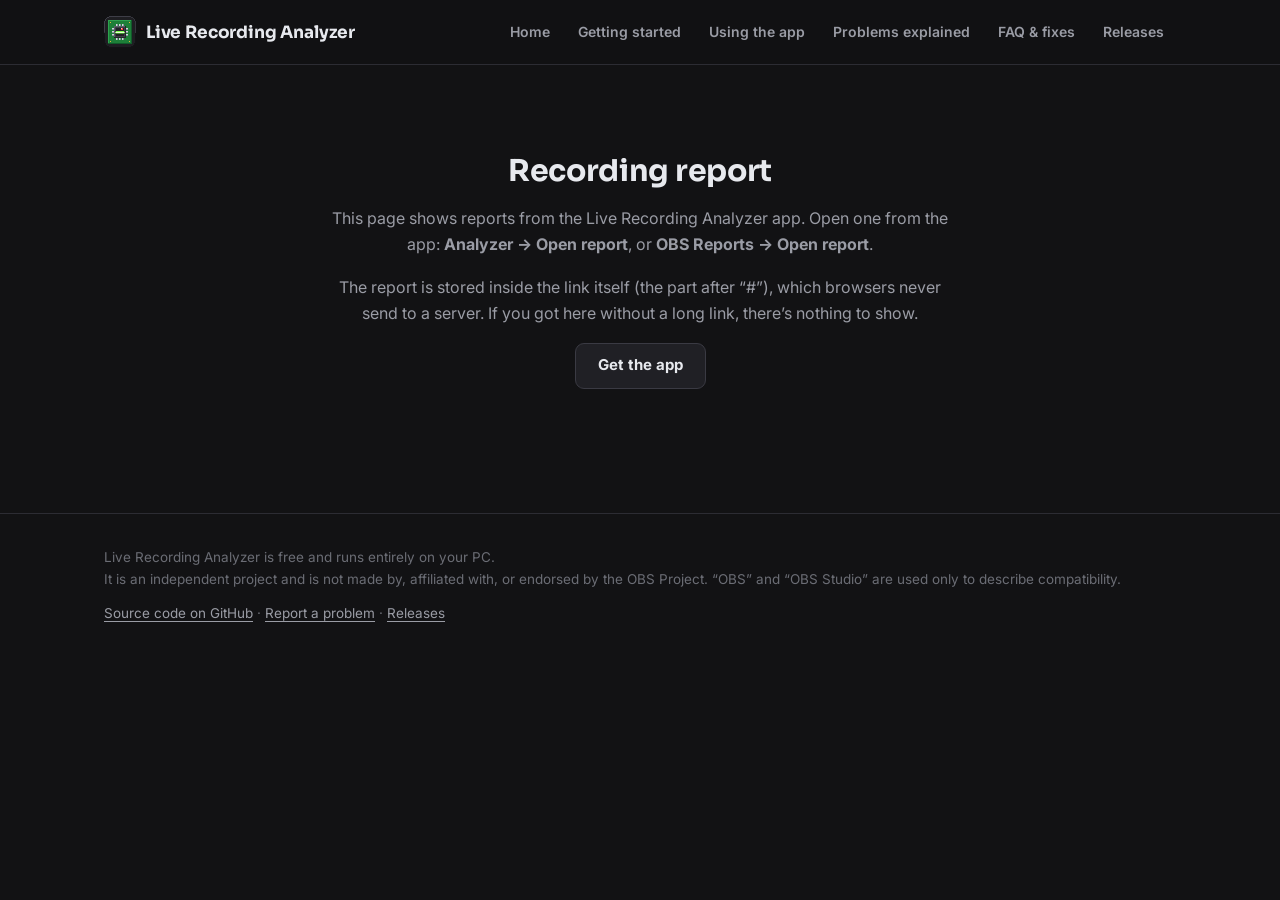
<file: docs/report.html>
<!doctype html>
<html lang="en"><head>
<meta charset="utf-8"><meta name="viewport" content="width=device-width,initial-scale=1">
<title>Recording report · Live Recording Analyzer</title>
<meta name="description" content="A recording report from Live Recording Analyzer.">
<meta property="og:title" content="Recording report · Live Recording Analyzer"><meta property="og:description" content="Skipped frames, likely causes and fixes for an OBS recording.">
<meta property="og:image" content="https://bloodrive65.github.io/live-recording-analyzer/assets/logo-512.png">
<link rel="icon" href="assets/logo.svg" type="image/svg+xml"><link rel="icon" href="assets/favicon-32.png" sizes="32x32">
<link rel="apple-touch-icon" href="assets/apple-touch-icon.png">
<link rel="preconnect" href="https://fonts.googleapis.com"><link rel="preconnect" href="https://fonts.gstatic.com" crossorigin>
<link href="https://fonts.googleapis.com/css2?family=Inter:wght@400;500;600;700&family=JetBrains+Mono:wght@500;700&family=Sora:wght@600;700&display=swap" rel="stylesheet">
<link rel="stylesheet" href="assets/site.css"><link rel="stylesheet" href="assets/report.css"><meta name="robots" content="noindex">
</head><body>
<a class="skip" href="#main">Skip to content</a>
<header class="top"><div class="wrap">
<a class="brand" href="index.html"><img src="assets/favicon-32.png" srcset="assets/favicon-32.png 1x, assets/logo-64.png 2x, assets/logo-512.png 4x" alt="" width="32" height="32">Live Recording Analyzer</a>
<button class="menu-btn" aria-label="Menu" aria-expanded="false" aria-controls="nav">&#9776;</button>
<nav class="nav" id="nav" aria-label="Main"><a href="index.html">Home</a><a href="getting-started.html">Getting started</a><a href="using-the-app.html">Using the app</a><a href="problems-explained.html">Problems explained</a><a href="faq.html">FAQ & fixes</a><a href="releases.html">Releases</a></nav>
</div></header>
<main id="main"><div class="wrap rp">
<div id="rp-loading" class="rp-state"><div class="rp-spin" aria-hidden="true"></div><p>Opening the report…</p></div>
<div id="rp-empty" class="rp-state" hidden>
<h1>Recording report</h1>
<p>This page shows reports from the Live Recording Analyzer app. Open one from the app: <b>Analyzer → Open report</b>, or <b>OBS Reports → Open report</b>.</p>
<p class="muted">The report is stored inside the link itself (the part after “#”), which browsers never send to a server. If you got here without a long link, there’s nothing to show.</p>
<p><a class="btn" href="getting-started.html">Get the app</a></p>
</div>
<div id="rp-error" class="rp-state" hidden><h1>This report link is incomplete</h1><p>It may have been cut off when it was copied. In the app, use <b>Copy link</b> again and paste the whole thing.</p></div>
<article id="rp" hidden></article>
</div></main>
<footer><div class="wrap">
<div>Live Recording Analyzer is free and runs entirely on your PC.<br>It is an independent project and is not made by, affiliated with, or endorsed by the OBS Project. “OBS” and “OBS Studio” are used only to describe compatibility.</div>
<div><a href="https://github.com/bloodrive65/live-recording-analyzer">Source code on GitHub</a> · <a href="https://github.com/bloodrive65/live-recording-analyzer/issues">Report a problem</a> · <a href="releases.html">Releases</a></div>
</div></footer>
<script src="assets/site.js" defer></script>
<script src="assets/report.js" defer></script>
</body></html>
</file>
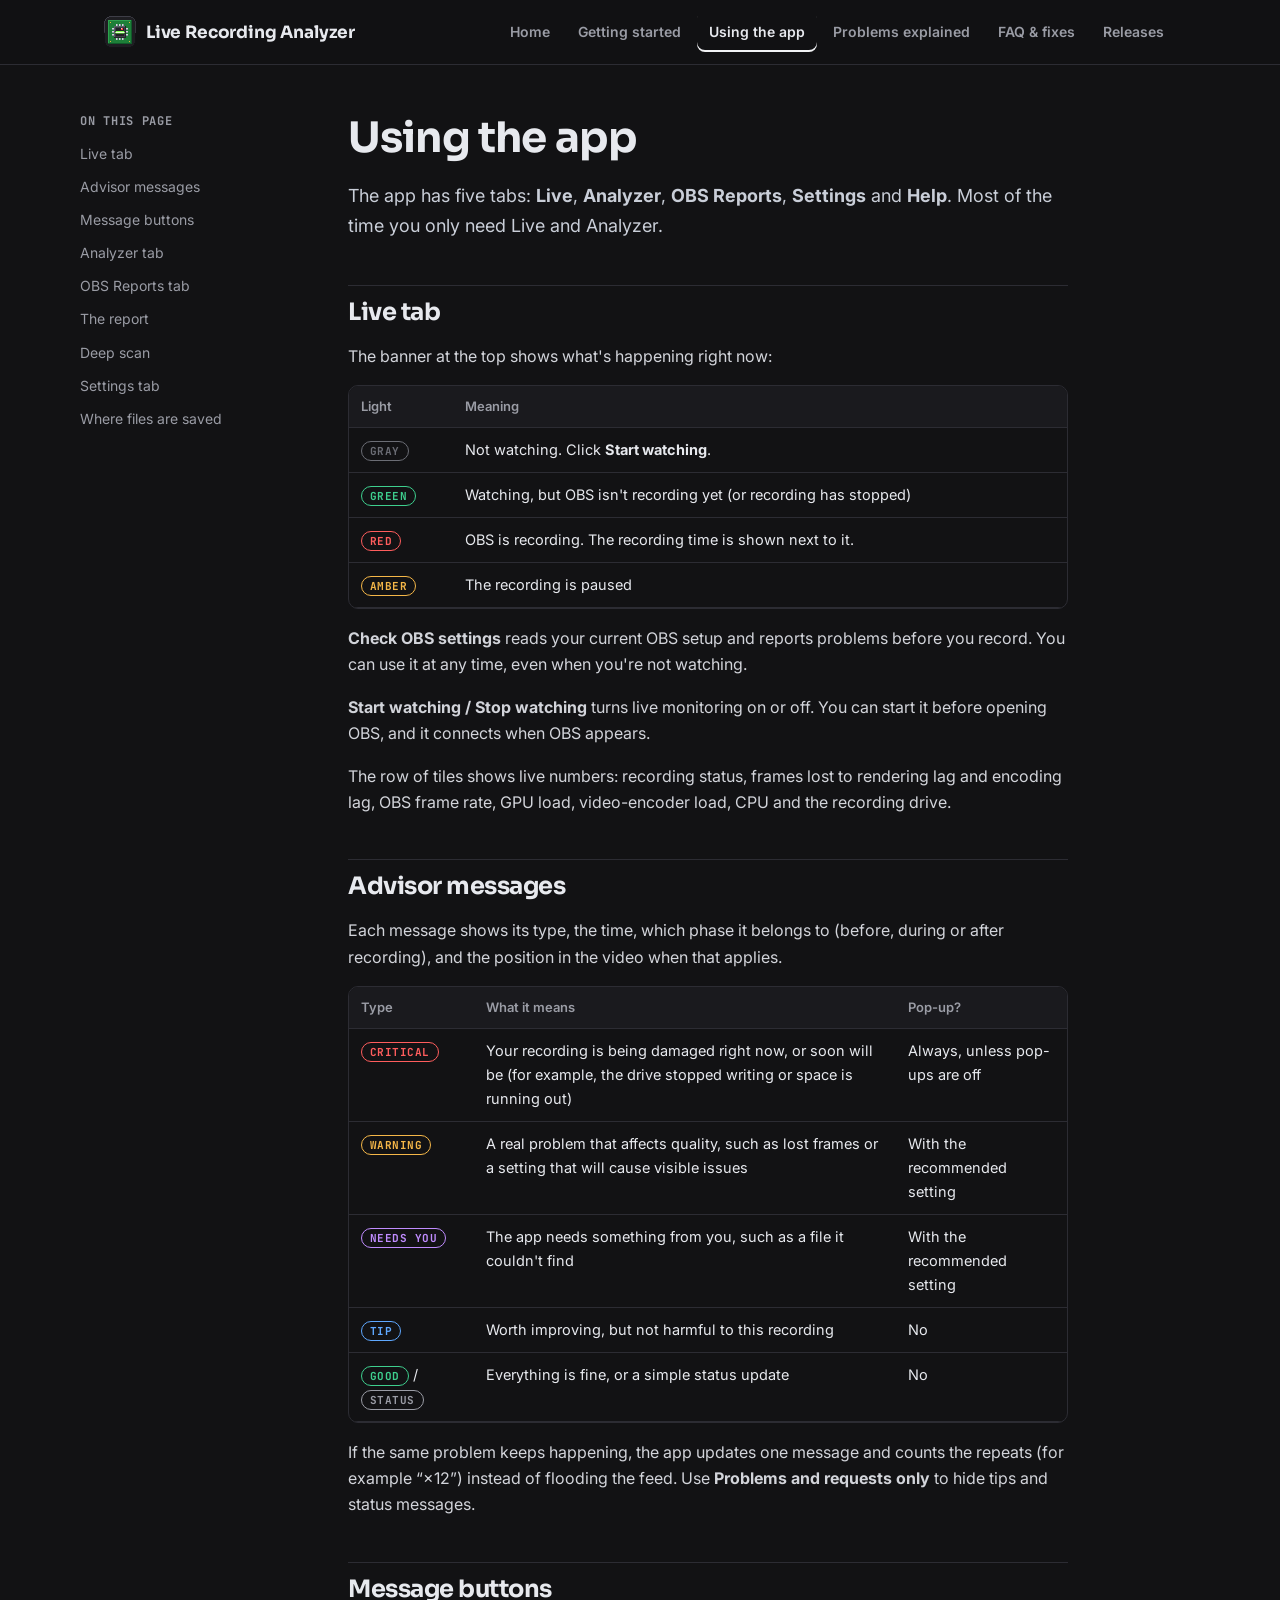
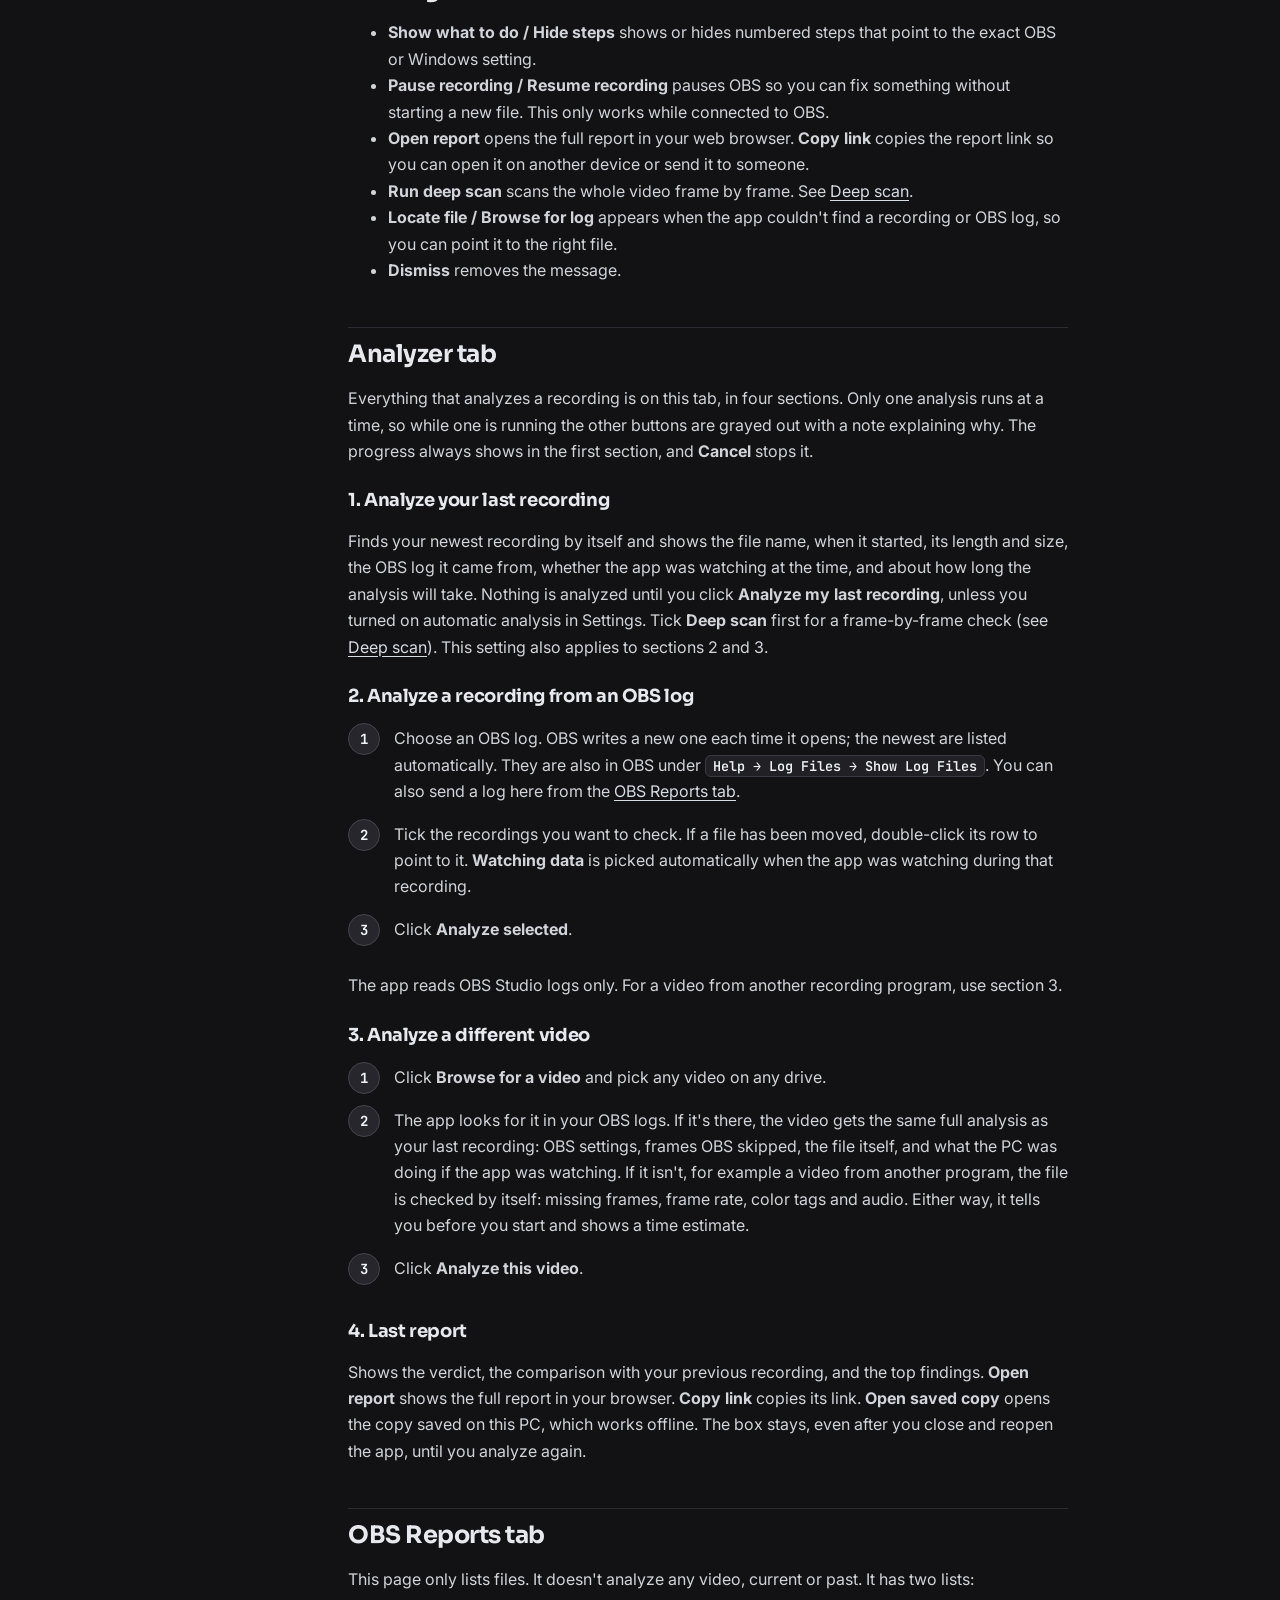
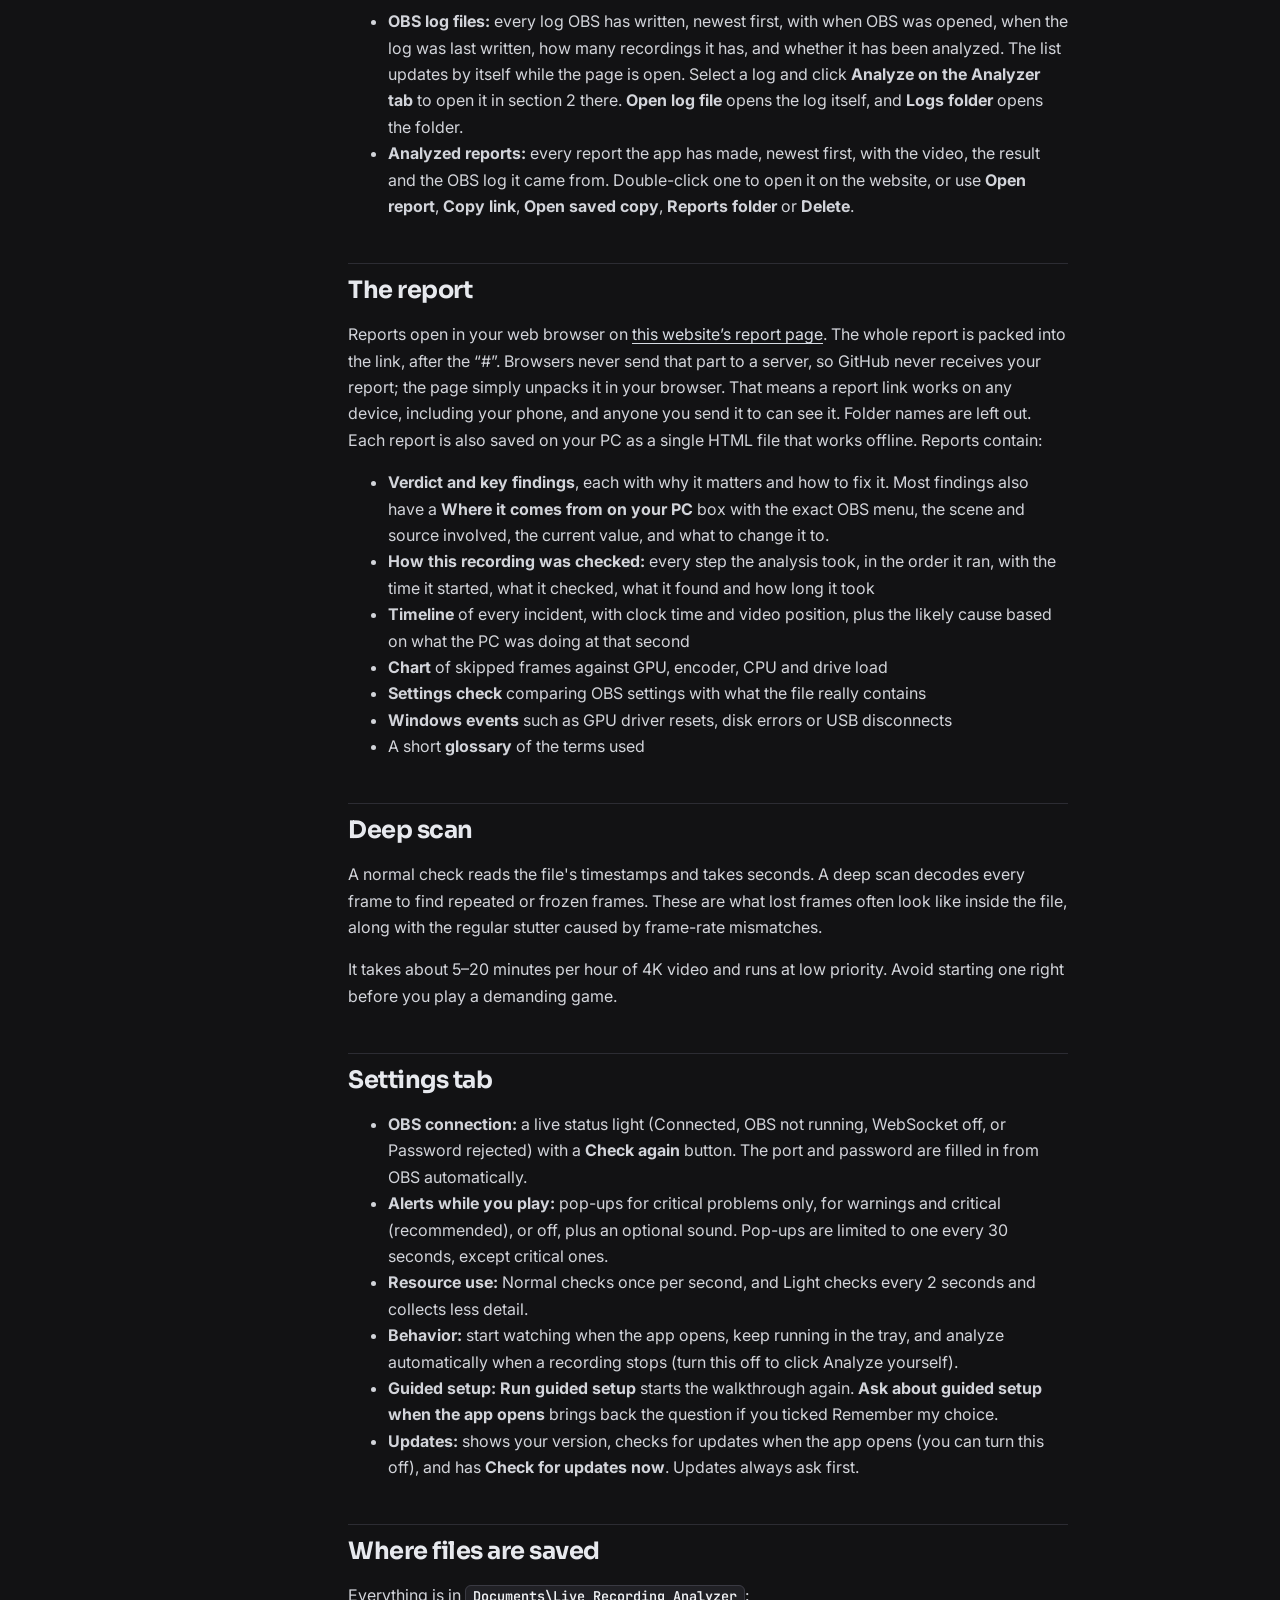
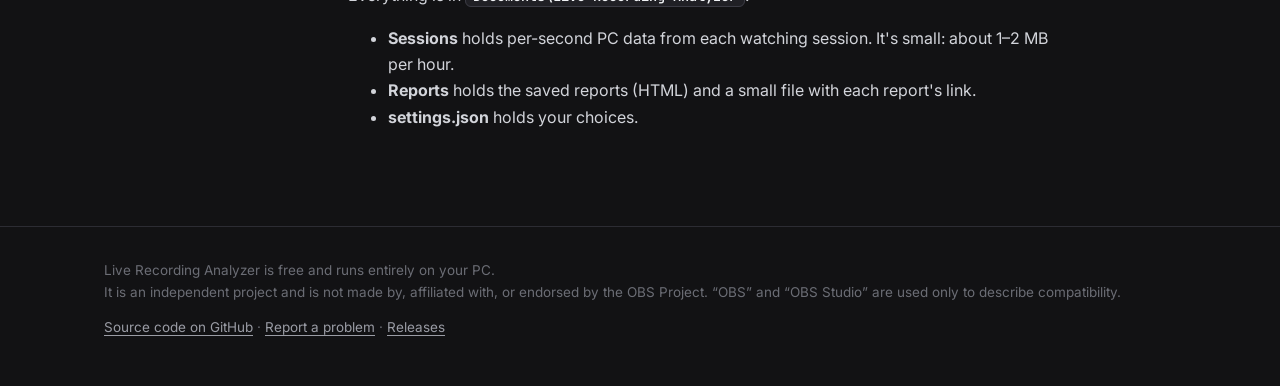
<file: docs/using-the-app.html>
<!doctype html>
<html lang="en"><head>
<meta charset="utf-8"><meta name="viewport" content="width=device-width,initial-scale=1">
<title>Using the app · Live Recording Analyzer</title>
<meta name="description" content="Every tab, button and message type in Live Recording Analyzer, explained.">
<meta property="og:title" content="Using the app · Live Recording Analyzer"><meta property="og:description" content="Every tab, button and message type in Live Recording Analyzer, explained.">
<meta property="og:image" content="https://bloodrive65.github.io/live-recording-analyzer/assets/logo-512.png">
<link rel="icon" href="assets/logo.svg" type="image/svg+xml"><link rel="icon" href="assets/favicon-32.png" sizes="32x32">
<link rel="apple-touch-icon" href="assets/apple-touch-icon.png">
<link rel="preconnect" href="https://fonts.googleapis.com"><link rel="preconnect" href="https://fonts.gstatic.com" crossorigin>
<link href="https://fonts.googleapis.com/css2?family=Inter:wght@400;500;600;700&family=JetBrains+Mono:wght@500;700&family=Sora:wght@600;700&display=swap" rel="stylesheet">
<link rel="stylesheet" href="assets/site.css">
</head><body>
<a class="skip" href="#main">Skip to content</a>
<header class="top"><div class="wrap">
<a class="brand" href="index.html"><img src="assets/favicon-32.png" srcset="assets/favicon-32.png 1x, assets/logo-64.png 2x, assets/logo-512.png 4x" alt="" width="32" height="32">Live Recording Analyzer</a>
<button class="menu-btn" aria-label="Menu" aria-expanded="false" aria-controls="nav">&#9776;</button>
<nav class="nav" id="nav" aria-label="Main"><a href="index.html">Home</a><a href="getting-started.html">Getting started</a><a href="using-the-app.html" aria-current=page>Using the app</a><a href="problems-explained.html">Problems explained</a><a href="faq.html">FAQ & fixes</a><a href="releases.html">Releases</a></nav>
</div></header>
<main id="main"><div class="wrap page"><aside class="toc" aria-label="On this page"><b>ON THIS PAGE</b><a href="#live">Live tab</a><a href="#advisor">Advisor messages</a><a href="#buttons">Message buttons</a><a href="#analyzer">Analyzer tab</a><a href="#obsreports">OBS Reports tab</a><a href="#report">The report</a><a href="#deep">Deep scan</a><a href="#settings">Settings tab</a><a href="#data">Where files are saved</a></aside><article class="doc">
<h1>Using the app</h1>
<p class="intro">The app has five tabs: <b>Live</b>, <b>Analyzer</b>, <b>OBS Reports</b>, <b>Settings</b> and <b>Help</b>. Most of the time you only need Live and Analyzer.</p>

<h2 id="live">Live tab</h2>
<p>The banner at the top shows what's happening right now:</p>
<div class="table-wrap"><table>
<tr><th>Light</th><th>Meaning</th></tr>
<tr><td><span class="pill" style="color:var(--faint)">GRAY</span></td><td>Not watching. Click <b>Start watching</b>.</td></tr>
<tr><td><span class="pill" style="color:var(--ok)">GREEN</span></td><td>Watching, but OBS isn't recording yet (or recording has stopped)</td></tr>
<tr><td><span class="pill" style="color:var(--bad)">RED</span></td><td>OBS is recording. The recording time is shown next to it.</td></tr>
<tr><td><span class="pill" style="color:var(--warn)">AMBER</span></td><td>The recording is paused</td></tr>
</table></div>
<p><b>Check OBS settings</b> reads your current OBS setup and reports problems before you record. You can use it at any time, even when you're not watching.</p>
<p><b>Start watching / Stop watching</b> turns live monitoring on or off. You can start it before opening OBS, and it connects when OBS appears.</p>
<p>The row of tiles shows live numbers: recording status, frames lost to rendering lag and encoding lag, OBS frame rate, GPU load, video-encoder load, CPU and the recording drive.</p>

<h2 id="advisor">Advisor messages</h2>
<p>Each message shows its type, the time, which phase it belongs to (before, during or after recording), and the position in the video when that applies.</p>
<div class="table-wrap"><table>
<tr><th>Type</th><th>What it means</th><th>Pop-up?</th></tr>
<tr><td><span class="pill" style="color:var(--bad)">CRITICAL</span></td><td>Your recording is being damaged right now, or soon will be (for example, the drive stopped writing or space is running out)</td><td>Always, unless pop-ups are off</td></tr>
<tr><td><span class="pill" style="color:var(--warn)">WARNING</span></td><td>A real problem that affects quality, such as lost frames or a setting that will cause visible issues</td><td>With the recommended setting</td></tr>
<tr><td><span class="pill" style="color:var(--req)">NEEDS YOU</span></td><td>The app needs something from you, such as a file it couldn't find</td><td>With the recommended setting</td></tr>
<tr><td><span class="pill" style="color:var(--tip)">TIP</span></td><td>Worth improving, but not harmful to this recording</td><td>No</td></tr>
<tr><td><span class="pill" style="color:var(--ok)">GOOD</span> / <span class="pill" style="color:var(--muted)">STATUS</span></td><td>Everything is fine, or a simple status update</td><td>No</td></tr>
</table></div>
<p>If the same problem keeps happening, the app updates one message and counts the repeats (for example “×12”) instead of flooding the feed. Use <b>Problems and requests only</b> to hide tips and status messages.</p>

<h2 id="buttons">Message buttons</h2>
<ul>
<li><b>Show what to do / Hide steps</b> shows or hides numbered steps that point to the exact OBS or Windows setting.</li>
<li><b>Pause recording / Resume recording</b> pauses OBS so you can fix something without starting a new file. This only works while connected to OBS.</li>
<li><b>Open report</b> opens the full report in your web browser. <b>Copy link</b> copies the report link so you can open it on another device or send it to someone.</li>
<li><b>Run deep scan</b> scans the whole video frame by frame. See <a href="#deep">Deep scan</a>.</li>
<li><b>Locate file / Browse for log</b> appears when the app couldn't find a recording or OBS log, so you can point it to the right file.</li>
<li><b>Dismiss</b> removes the message.</li>
</ul>

<h2 id="analyzer">Analyzer tab</h2>
<p>Everything that analyzes a recording is on this tab, in four sections. Only one analysis runs at a time, so while one is running the other buttons are grayed out with a note explaining why. The progress always shows in the first section, and <b>Cancel</b> stops it.</p>
<h3>1. Analyze your last recording</h3>
<p>Finds your newest recording by itself and shows the file name, when it started, its length and size, the OBS log it came from, whether the app was watching at the time, and about how long the analysis will take. Nothing is analyzed until you click <b>Analyze my last recording</b>, unless you turned on automatic analysis in Settings. Tick <b>Deep scan</b> first for a frame-by-frame check (see <a href="#deep">Deep scan</a>). This setting also applies to sections 2 and 3.</p>
<h3>2. Analyze a recording from an OBS log</h3>
<ol class="steps">
<li>Choose an OBS log. OBS writes a new one each time it opens; the newest are listed automatically. They are also in OBS under <span class="path">Help → Log Files → Show Log Files</span>. You can also send a log here from the <a href="#obsreports">OBS Reports tab</a>.</li>
<li>Tick the recordings you want to check. If a file has been moved, double-click its row to point to it. <b>Watching data</b> is picked automatically when the app was watching during that recording.</li>
<li>Click <b>Analyze selected</b>.</li>
</ol>
<p>The app reads OBS Studio logs only. For a video from another recording program, use section 3.</p>
<h3>3. Analyze a different video</h3>
<ol class="steps">
<li>Click <b>Browse for a video</b> and pick any video on any drive.</li>
<li>The app looks for it in your OBS logs. If it's there, the video gets the same full analysis as your last recording: OBS settings, frames OBS skipped, the file itself, and what the PC was doing if the app was watching. If it isn't, for example a video from another program, the file is checked by itself: missing frames, frame rate, color tags and audio. Either way, it tells you before you start and shows a time estimate.</li>
<li>Click <b>Analyze this video</b>.</li>
</ol>
<h3>4. Last report</h3>
<p>Shows the verdict, the comparison with your previous recording, and the top findings. <b>Open report</b> shows the full report in your browser. <b>Copy link</b> copies its link. <b>Open saved copy</b> opens the copy saved on this PC, which works offline. The box stays, even after you close and reopen the app, until you analyze again.</p>

<h2 id="obsreports">OBS Reports tab</h2>
<p>This page only lists files. It doesn't analyze any video, current or past. It has two lists:</p>
<ul>
<li><b>OBS log files:</b> every log OBS has written, newest first, with when OBS was opened, when the log was last written, how many recordings it has, and whether it has been analyzed. The list updates by itself while the page is open. Select a log and click <b>Analyze on the Analyzer tab</b> to open it in section 2 there. <b>Open log file</b> opens the log itself, and <b>Logs folder</b> opens the folder.</li>
<li><b>Analyzed reports:</b> every report the app has made, newest first, with the video, the result and the OBS log it came from. Double-click one to open it on the website, or use <b>Open report</b>, <b>Copy link</b>, <b>Open saved copy</b>, <b>Reports folder</b> or <b>Delete</b>.</li>
</ul>

<h2 id="report">The report</h2>
<p>Reports open in your web browser on <a href="report.html">this website’s report page</a>. The whole report is packed into the link, after the “#”. Browsers never send that part to a server, so GitHub never receives your report; the page simply unpacks it in your browser. That means a report link works on any device, including your phone, and anyone you send it to can see it. Folder names are left out. Each report is also saved on your PC as a single HTML file that works offline. Reports contain:</p>
<ul>
<li><b>Verdict and key findings</b>, each with why it matters and how to fix it. Most findings also have a <b>Where it comes from on your PC</b> box with the exact OBS menu, the scene and source involved, the current value, and what to change it to.</li>
<li><b>How this recording was checked:</b> every step the analysis took, in the order it ran, with the time it started, what it checked, what it found and how long it took</li>
<li><b>Timeline</b> of every incident, with clock time and video position, plus the likely cause based on what the PC was doing at that second</li>
<li><b>Chart</b> of skipped frames against GPU, encoder, CPU and drive load</li>
<li><b>Settings check</b> comparing OBS settings with what the file really contains</li>
<li><b>Windows events</b> such as GPU driver resets, disk errors or USB disconnects</li>
<li>A short <b>glossary</b> of the terms used</li>
</ul>

<h2 id="deep">Deep scan</h2>
<p>A normal check reads the file's timestamps and takes seconds. A deep scan decodes every frame to find repeated or frozen frames. These are what lost frames often look like inside the file, along with the regular stutter caused by frame-rate mismatches.</p>
<p>It takes about 5–20 minutes per hour of 4K video and runs at low priority. Avoid starting one right before you play a demanding game.</p>

<h2 id="settings">Settings tab</h2>
<ul>
<li><b>OBS connection:</b> a live status light (Connected, OBS not running, WebSocket off, or Password rejected) with a <b>Check again</b> button. The port and password are filled in from OBS automatically.</li>
<li><b>Alerts while you play:</b> pop-ups for critical problems only, for warnings and critical (recommended), or off, plus an optional sound. Pop-ups are limited to one every 30 seconds, except critical ones.</li>
<li><b>Resource use:</b> Normal checks once per second, and Light checks every 2 seconds and collects less detail.</li>
<li><b>Behavior:</b> start watching when the app opens, keep running in the tray, and analyze automatically when a recording stops (turn this off to click Analyze yourself).</li>
<li><b>Guided setup:</b> <b>Run guided setup</b> starts the walkthrough again. <b>Ask about guided setup when the app opens</b> brings back the question if you ticked Remember my choice.</li>
<li><b>Updates:</b> shows your version, checks for updates when the app opens (you can turn this off), and has <b>Check for updates now</b>. Updates always ask first.</li>
</ul>

<h2 id="data">Where files are saved</h2>
<p>Everything is in <span class="path">Documents\Live Recording Analyzer</span>:</p>
<ul>
<li><b>Sessions</b> holds per-second PC data from each watching session. It's small: about 1–2 MB per hour.</li>
<li><b>Reports</b> holds the saved reports (HTML) and a small file with each report's link.</li>
<li><b>settings.json</b> holds your choices.</li>
</ul>
</article></div></main>
<footer><div class="wrap">
<div>Live Recording Analyzer is free and runs entirely on your PC.<br>It is an independent project and is not made by, affiliated with, or endorsed by the OBS Project. “OBS” and “OBS Studio” are used only to describe compatibility.</div>
<div><a href="https://github.com/bloodrive65/live-recording-analyzer">Source code on GitHub</a> · <a href="https://github.com/bloodrive65/live-recording-analyzer/issues">Report a problem</a> · <a href="releases.html">Releases</a></div>
</div></footer>
<script src="assets/site.js" defer></script>
</body></html>
</file>
<file: docs/assets/site.css>
:root{
  --bg:#121214;--surface:#1a1a1e;--surface-2:#202025;--line:#2c2c33;--line-2:#3a3a43;
  --text:#e7e9ee;--muted:#9a9ca5;--faint:#6b6d75;
  --accent:#f2f3f5;--accent-2:#e4e6ea;--accent-soft:#26262c;
  --ok:#3ecf8e;--warn:#f5b748;--bad:#ff5d5d;--tip:#5fa8ff;--req:#c08cff;
  --radius:12px;--maxw:1120px;
  --font-display:'Sora','Segoe UI',sans-serif;--font-body:'Inter','Segoe UI',sans-serif;--font-mono:'JetBrains Mono',Consolas,monospace;
}
*{box-sizing:border-box}
html{scroll-behavior:smooth}
body{margin:0;background:var(--bg);color:var(--text);font:16px/1.65 var(--font-body);-webkit-font-smoothing:antialiased}
a{color:#d7dce4;text-underline-offset:3px}
a:hover{color:#ffffff}
img{max-width:100%;height:auto;display:block}
.skip{position:absolute;left:-999px;top:8px;background:var(--accent);color:#141416;padding:8px 14px;border-radius:8px;z-index:50}
.skip:focus{left:12px}
:focus-visible{outline:2px solid #f2f3f5;outline-offset:3px;border-radius:4px}
.wrap{max-width:var(--maxw);margin:0 auto;padding:0 24px}

/* header */
.top{position:sticky;top:0;z-index:20;background:rgba(18,18,20,.86);backdrop-filter:blur(10px);border-bottom:1px solid var(--line)}
.top .wrap{display:flex;align-items:center;gap:20px;height:64px}
.brand{display:flex;align-items:center;gap:10px;color:var(--text);text-decoration:none;font:700 17px var(--font-display);letter-spacing:-.01em}
.brand img{width:32px;height:32px;image-rendering:pixelated}
.nav{margin-left:auto;display:flex;gap:4px}
.nav a{color:var(--muted);text-decoration:none;font-size:14px;font-weight:600;padding:8px 12px;border-radius:8px;min-height:40px;display:flex;align-items:center}
.nav a:hover{color:var(--text);background:var(--surface)}
.nav a[aria-current=page]{color:var(--text);box-shadow:inset 0 -2px 0 var(--accent)}
.menu-btn{display:none;margin-left:auto;background:var(--surface);border:1px solid var(--line-2);color:var(--text);border-radius:8px;width:44px;height:44px;font-size:20px}
@media (max-width:820px){
  .menu-btn{display:block}
  .nav{display:none;position:absolute;top:64px;left:0;right:0;flex-direction:column;background:var(--bg);border-bottom:1px solid var(--line);padding:8px 16px 16px}
  .nav.open{display:flex}
}

/* buttons */
.btn{display:inline-flex;align-items:center;gap:10px;min-height:46px;padding:0 22px;border-radius:9px;font-weight:700;text-decoration:none;font-size:15px;border:1px solid var(--line-2);background:var(--surface-2);color:var(--text)}
.btn:hover{background:#2c2c33;color:var(--text)}
.btn.primary{background:var(--accent-2);border-color:var(--accent);color:#141416}
.btn.primary:hover{background:var(--accent)}
.btn small{font-weight:500;opacity:.8}

/* hero */
.hero{padding:clamp(48px,8vw,96px) 0 40px}
.hero .wrap{display:grid;grid-template-columns:1.05fr .95fr;gap:48px;align-items:center}
.eyebrow{font:600 13px var(--font-mono);color:var(--muted);letter-spacing:.04em;text-transform:uppercase}
h1,h2,h3{font-family:var(--font-display);letter-spacing:-.02em;line-height:1.2}
.hero h1{font-size:clamp(36px,5.2vw,58px);margin:10px 0 16px}
.hero h1 em{font-style:normal;color:#fff;text-decoration:underline;text-decoration-thickness:5px;text-underline-offset:10px;text-decoration-color:#5a5a64}
.lead{font-size:18px;color:#c9ced8;max-width:56ch}
.cta{display:flex;flex-wrap:wrap;gap:12px;margin:28px 0 12px}
.fine{font-size:13px;color:var(--faint)}
@media (max-width:900px){.hero .wrap{grid-template-columns:1fr}}

/* mock advisor */
.mock{background:var(--surface);border:1px solid var(--line);border-radius:16px;padding:16px;box-shadow:0 30px 60px -30px rgba(0,0,0,.7)}
.mock-bar{display:flex;align-items:center;gap:10px;padding:6px 6px 14px;border-bottom:1px solid var(--line);margin-bottom:12px}
.dot{width:12px;height:12px;border-radius:50%;background:var(--bad);box-shadow:0 0 0 4px rgba(255,93,93,.15)}
.mock-bar b{font:700 17px var(--font-display)}
.mock-bar span{margin-left:auto;font:12px var(--font-mono);color:var(--muted)}
.msg{background:#161619;border:1px solid var(--line);border-left:4px solid var(--c,var(--muted));border-radius:9px;padding:10px 12px;margin-top:8px}
.msg .k{font:700 11px var(--font-mono);color:var(--c);letter-spacing:.04em}
.msg .t{font-weight:650;font-size:14.5px;margin:2px 0}
.msg .b{font-size:13px;color:var(--muted)}
.msg .act{display:inline-block;margin-top:8px;font-size:12px;font-weight:600;padding:4px 10px;border-radius:6px;background:#26262c;border:1px solid #4a4a54}
.c-bad{--c:var(--bad)}.c-warn{--c:var(--warn)}.c-tip{--c:var(--tip)}.c-ok{--c:var(--ok)}.c-req{--c:var(--req)}.c-st{--c:var(--muted)}

/* sections */
section{padding:clamp(48px,7vw,88px) 0}
section.alt{background:#161619;border-block:1px solid var(--line)}
.sec-h{max-width:64ch;margin-bottom:32px}
.sec-h h2{font-size:clamp(26px,3.2vw,36px);margin:6px 0 10px}
.sec-h p{color:var(--muted);margin:0}
.grid3{display:grid;grid-template-columns:repeat(3,1fr);gap:16px}
.grid2{display:grid;grid-template-columns:repeat(2,1fr);gap:16px}
@media (max-width:860px){.grid3,.grid2{grid-template-columns:1fr}}
.card{background:var(--surface);border:1px solid var(--line);border-radius:var(--radius);padding:22px}
.card h3{font-size:19px;margin:6px 0 8px}
.card p,.card li{color:#c3c8d2;font-size:15px}
.card ul{padding-left:18px;margin:8px 0 0}
.phase{font:700 12px var(--font-mono);color:#c9ced8;letter-spacing:.06em}

/* doc pages */
.page{display:grid;grid-template-columns:220px 1fr;gap:48px;padding:48px 0 80px}
.toc{position:sticky;top:88px;align-self:start;font-size:14px}
.toc b{display:block;font:700 12px var(--font-mono);color:var(--muted);letter-spacing:.06em;margin-bottom:8px}
.toc a{display:block;color:var(--muted);text-decoration:none;padding:5px 0}
.toc a:hover{color:var(--text)}
.doc{max-width:72ch;min-width:0}
.doc h1{font-size:clamp(30px,4vw,42px);margin:0 0 10px}
.doc h2{font-size:24px;margin:44px 0 10px;padding-top:12px;border-top:1px solid var(--line)}
.doc h3{font-size:18px;margin:26px 0 6px}
.doc p,.doc li{color:#d2d4da}
.doc .intro{font-size:18px;color:#c9ced8}
.path{font:600 13.5px var(--font-mono);background:var(--surface-2);border:1px solid var(--line-2);padding:1px 7px;border-radius:6px;color:#f0f2f5;white-space:normal}
.note{border:1px solid var(--line-2);border-left:4px solid var(--c,var(--tip));background:var(--surface);border-radius:9px;padding:12px 16px;margin:16px 0}
.note p{margin:4px 0}
.steps{counter-reset:s;list-style:none;padding:0}
.steps>li{counter-increment:s;position:relative;padding:2px 0 14px 46px}
.steps>li::before{content:counter(s);position:absolute;left:0;top:0;width:30px;height:30px;border-radius:50%;background:var(--accent-soft);border:1px solid #44444d;color:#f2f3f5;font:700 14px var(--font-mono);display:flex;align-items:center;justify-content:center}
table{width:100%;border-collapse:collapse;font-size:14.5px;margin:12px 0}
th,td{text-align:left;padding:10px 12px;border-bottom:1px solid var(--line);vertical-align:top}
th{color:var(--muted);font-weight:600;font-size:13px;background:var(--surface)}
.table-wrap{overflow-x:auto;border:1px solid var(--line);border-radius:10px}
.table-wrap table{margin:0}
.pill{display:inline-block;font:700 11px var(--font-mono);padding:2px 8px;border-radius:99px;border:1px solid currentColor;letter-spacing:.04em;white-space:nowrap}
details{background:var(--surface);border:1px solid var(--line);border-radius:10px;padding:0 16px;margin:10px 0}
details summary{cursor:pointer;font-weight:650;padding:14px 0;min-height:44px}
details[open] summary{border-bottom:1px solid var(--line);margin-bottom:8px}
@media (max-width:860px){.page{grid-template-columns:1fr;gap:16px}.toc{position:static;border:1px solid var(--line);border-radius:10px;padding:14px;background:var(--surface)}}

/* releases */
.rel{background:var(--surface);border:1px solid var(--line);border-radius:var(--radius);padding:24px;margin:18px 0}
.rel header{display:flex;flex-wrap:wrap;gap:10px 16px;align-items:baseline}
.rel h2{border:0;margin:0;padding:0;font-size:24px}
.rel .date{color:var(--muted);font-size:14px}
.rel .dl{display:flex;flex-wrap:wrap;gap:10px;margin-top:16px}

footer{border-top:1px solid var(--line);padding:32px 0 48px;color:var(--faint);font-size:13.5px}
footer .wrap{display:flex;flex-wrap:wrap;gap:12px 32px;justify-content:space-between}
footer a{color:var(--muted)}
</file>
<file: docs/assets/report.css>
.rp{padding-top:28px;padding-bottom:64px}
.rp-state{max-width:640px;margin:60px auto;text-align:center;color:var(--muted)}
.rp-state h1{color:var(--text);font:700 28px var(--font-display);margin:0 0 12px}
.rp-spin{width:34px;height:34px;margin:0 auto 14px;border:3px solid var(--line-2);border-top-color:var(--accent);border-radius:50%;animation:rpspin .8s linear infinite}
@keyframes rpspin{to{transform:rotate(360deg)}}
@media (prefers-reduced-motion:reduce){.rp-spin{animation:none}}
.rp h1{font:700 30px/1.2 var(--font-display);margin:0 0 6px;letter-spacing:-.01em}
.rp h2{font:700 20px var(--font-display);margin:40px 0 14px;padding-bottom:8px;border-bottom:1px solid var(--line)}
.rp h3{font:600 16px var(--font-body);margin:22px 0 10px}
.rp .muted{color:var(--muted)}.rp .small{font-size:13px}
.rp-meta{display:flex;flex-wrap:wrap;gap:6px 16px;color:var(--muted);font-size:14px}
.rp-bar{display:flex;flex-wrap:wrap;gap:10px;margin:18px 0 6px}
.rp-bar .btn{min-height:40px;padding:0 16px;font-size:14px}
.rp-priv{font-size:13px;color:var(--faint);margin-top:6px}
.rp-verdict{border:1px solid var(--line);background:var(--surface);border-radius:var(--radius);padding:18px 20px;margin:22px 0;border-left-width:5px}
.rp-verdict.crit{border-left-color:var(--bad)}.rp-verdict.warn{border-left-color:var(--warn)}.rp-verdict.good{border-left-color:var(--ok)}
.rp-verdict b{display:block;font:700 19px var(--font-display);margin-bottom:4px}
.rp-cards{display:grid;grid-template-columns:repeat(auto-fit,minmax(180px,1fr));gap:12px}
.rp-card{background:var(--surface);border:1px solid var(--line);border-radius:var(--radius);padding:14px 16px}
.rp-card .k{font-size:12px;color:var(--muted);text-transform:uppercase;letter-spacing:.05em;font-weight:600}
.rp-card .v{font:700 26px var(--font-mono);margin-top:4px;font-variant-numeric:tabular-nums}
.rp-card .v.bad{color:var(--bad)}.rp-card .v.ok{color:var(--ok)}
.rp-note{background:var(--surface-2);border:1px dashed var(--line-2);border-radius:10px;padding:10px 14px;margin:10px 0;color:var(--muted)}
.rp-cmp{background:var(--surface);border:1px solid var(--line);border-radius:var(--radius);padding:14px 18px;margin:12px 0}
.rp-cmp ul{margin:6px 0 0;padding-left:20px}
.rp-f{background:var(--surface);border:1px solid var(--line);border-radius:var(--radius);margin:10px 0}
.rp-f summary{cursor:pointer;list-style:none;display:flex;gap:12px;align-items:baseline;padding:13px 16px}
.rp-f summary::-webkit-details-marker{display:none}
.rp-f .t{font-weight:600}
.rp-f .body{padding:0 16px 14px;color:#d2d4da}
.rp-f .body p{margin:6px 0}
.badge{display:inline-block;font-size:11px;font-weight:700;padding:2px 9px;border-radius:99px;text-transform:uppercase;letter-spacing:.05em;white-space:nowrap}
.b-critical,.b-high{background:rgba(255,93,93,.15);color:var(--bad)}
.b-warning,.b-medium{background:rgba(245,183,72,.15);color:var(--warn)}
.b-info{background:rgba(95,168,255,.15);color:var(--tip)}
.b-good{background:rgba(62,207,142,.15);color:var(--ok)}
.b-low{background:rgba(154,163,178,.15);color:var(--muted)}
.rp-kv{display:grid;grid-template-columns:200px 1fr;gap:6px 16px;font-size:15px}
.rp-kv div:nth-child(odd){color:var(--muted)}
.rp-tw{overflow-x:auto;border:1px solid var(--line);border-radius:var(--radius);background:var(--surface)}
.rp table{width:100%;border-collapse:collapse;font-size:14px}
.rp th,.rp td{padding:9px 12px;border-bottom:1px solid var(--line);text-align:left;vertical-align:top}
.rp th{background:var(--surface-2);font-size:12px;text-transform:uppercase;letter-spacing:.05em;color:var(--muted);font-weight:600}
.rp tr:last-child td{border-bottom:0}
.rp td.num{font-family:var(--font-mono);font-size:13px;white-space:nowrap}
.rp .match{color:var(--ok)}.rp .mismatch{color:var(--warn);font-weight:600}
.rp ul.c{margin:0;padding-left:16px}.rp ul.c li{margin:2px 0}
.rp-chart{background:var(--surface);border:1px solid var(--line);border-radius:var(--radius);padding:12px 14px}
.rp-chart svg{display:block;width:100%;height:auto}
.rp-legend{display:flex;flex-wrap:wrap;gap:14px;font-size:13px;color:var(--muted);margin:2px 2px 8px}
.rp-legend i{display:inline-block;width:14px;height:3px;border-radius:2px;margin-right:6px;vertical-align:middle}
@media (max-width:640px){.rp h1{font-size:24px}.rp-kv{grid-template-columns:1fr;gap:0}.rp-kv div:nth-child(even){margin-bottom:8px}}
@media print{.top,.rp-bar,footer{display:none}body{background:#fff;color:#000}}

/* "Where it comes from" block in each finding */
.rp-where { margin: 10px 0 12px; padding: 10px 12px; border: 1px solid var(--line, #2c2c33); border-left: 3px solid #5fa8ff; border-radius: 8px; background: rgba(95, 168, 255, .06); }
.rp-where .h { font-size: 12px; font-weight: 700; letter-spacing: .04em; text-transform: uppercase; color: #8fc1ff; margin-bottom: 6px; }
.rp-where dl { display: grid; grid-template-columns: minmax(110px, max-content) 1fr; gap: 4px 14px; margin: 0; }
.rp-where dt { color: var(--muted, #9a9ca5); }
.rp-where dd { margin: 0; overflow-wrap: anywhere; }
@media (max-width: 520px) { .rp-where dl { grid-template-columns: 1fr; } .rp-where dd { margin-bottom: 6px; } }

.rp-steps{padding-left:26px;margin:0}
.rp-steps li{background:var(--surface);border:1px solid var(--line);border-radius:var(--radius);padding:12px 16px;margin:10px 0}
.rp-steps li::marker{color:var(--muted);font-weight:700}
.rp-steps .sh{display:flex;flex-wrap:wrap;gap:10px;align-items:center;margin-bottom:2px}
.rp-steps .small{margin-top:4px}
#steps{scroll-margin-top:80px}
</file>
